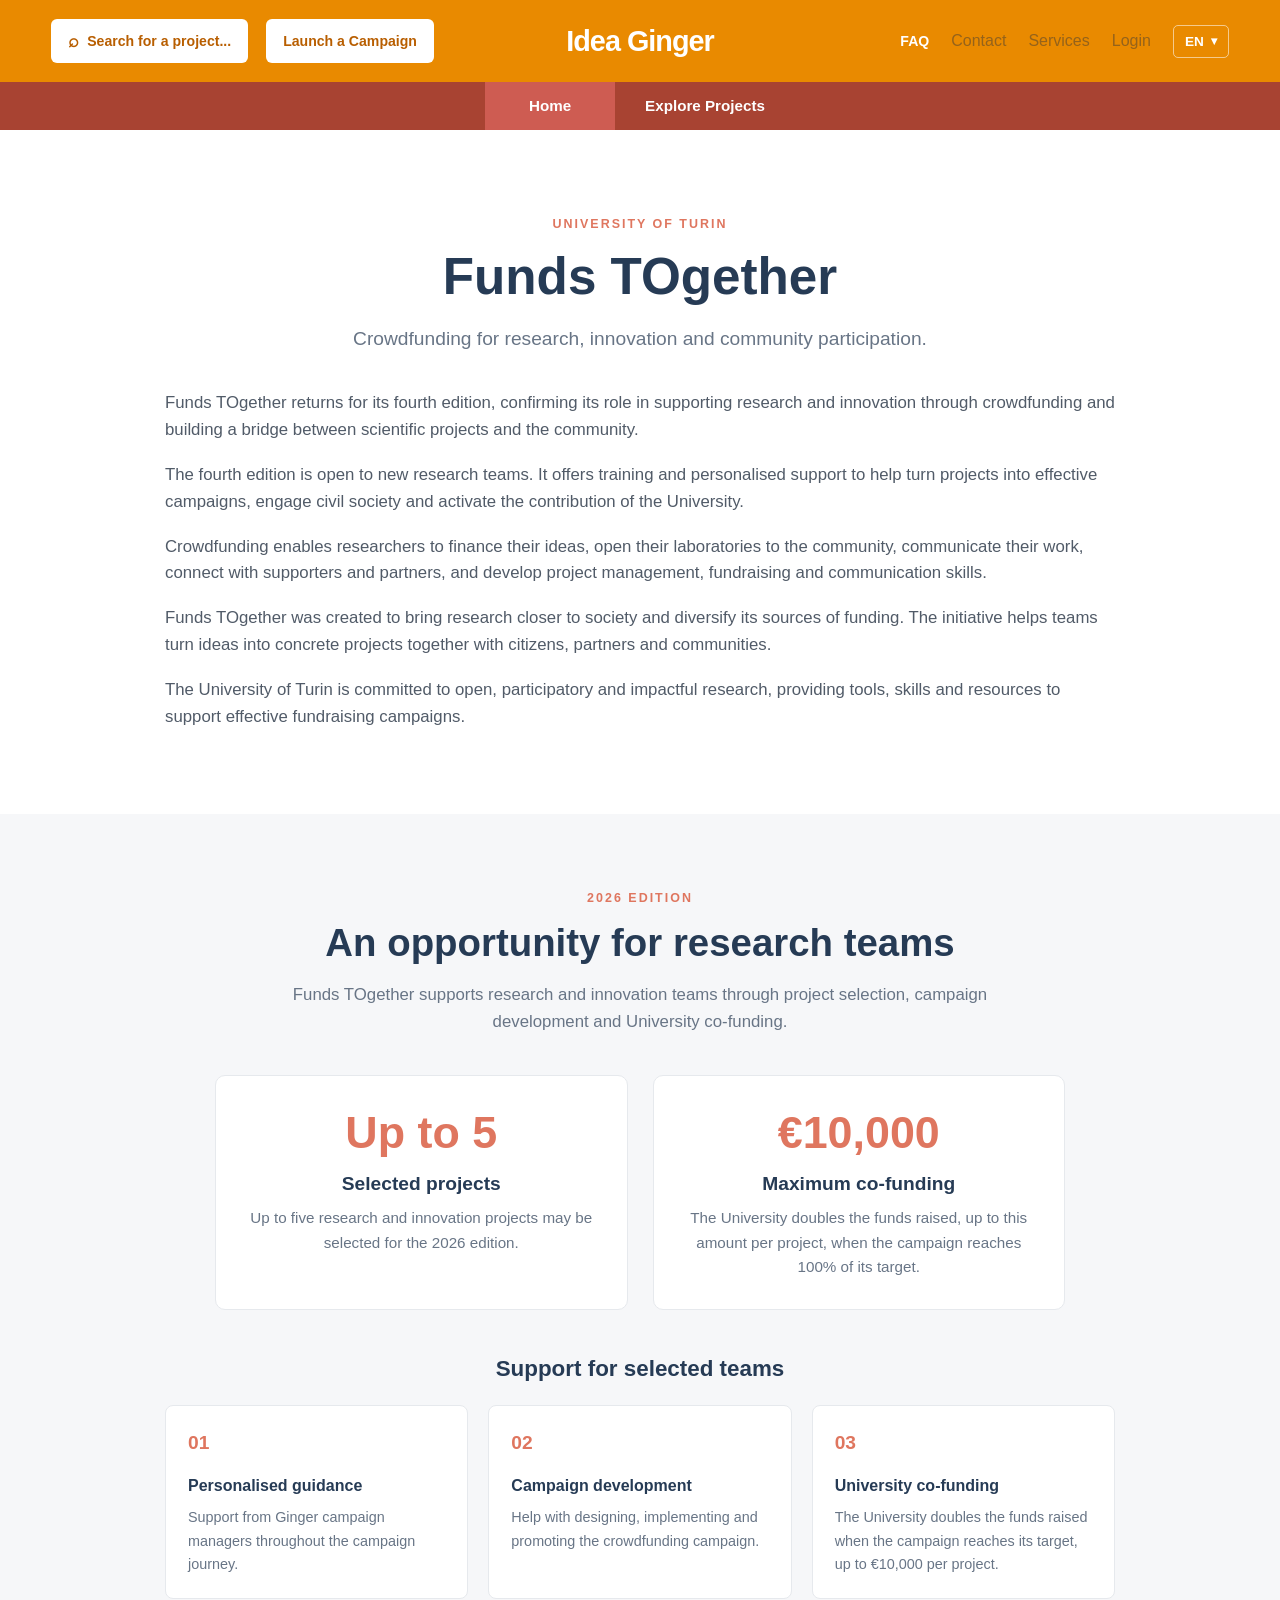
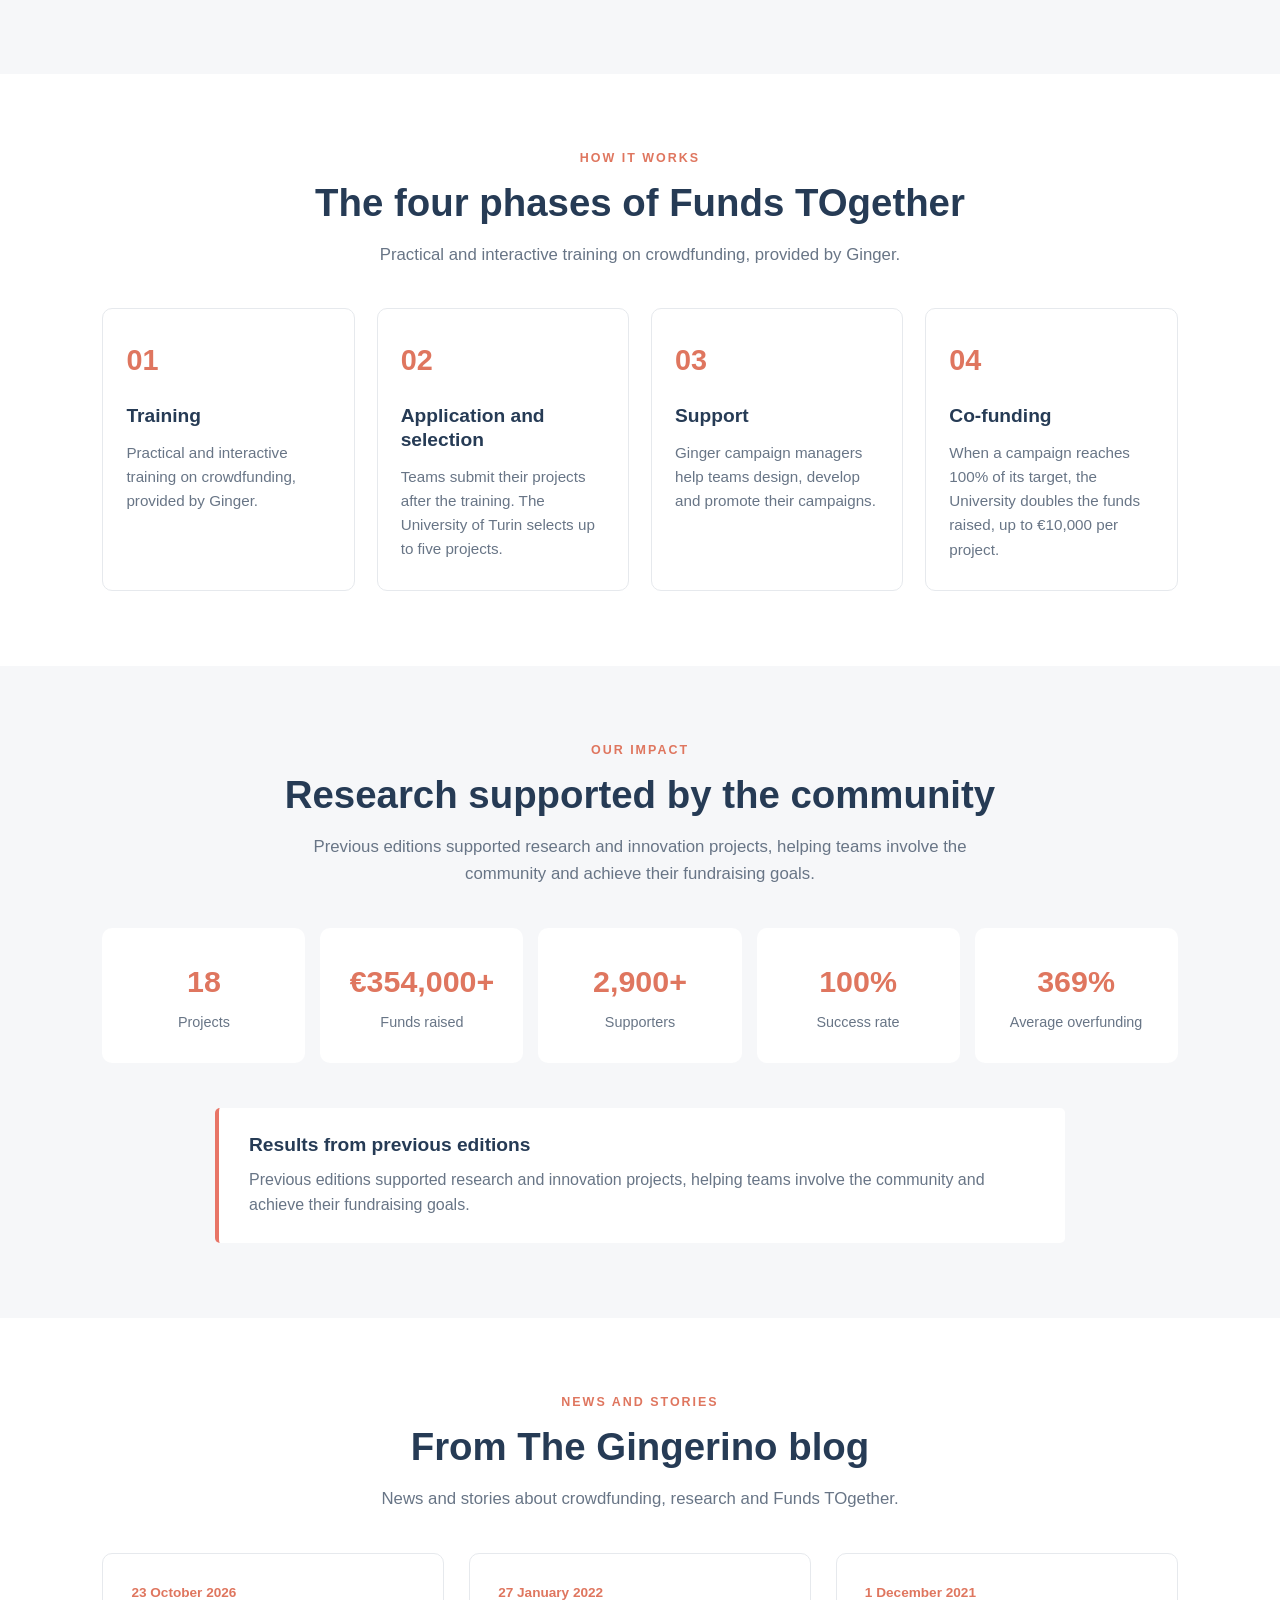
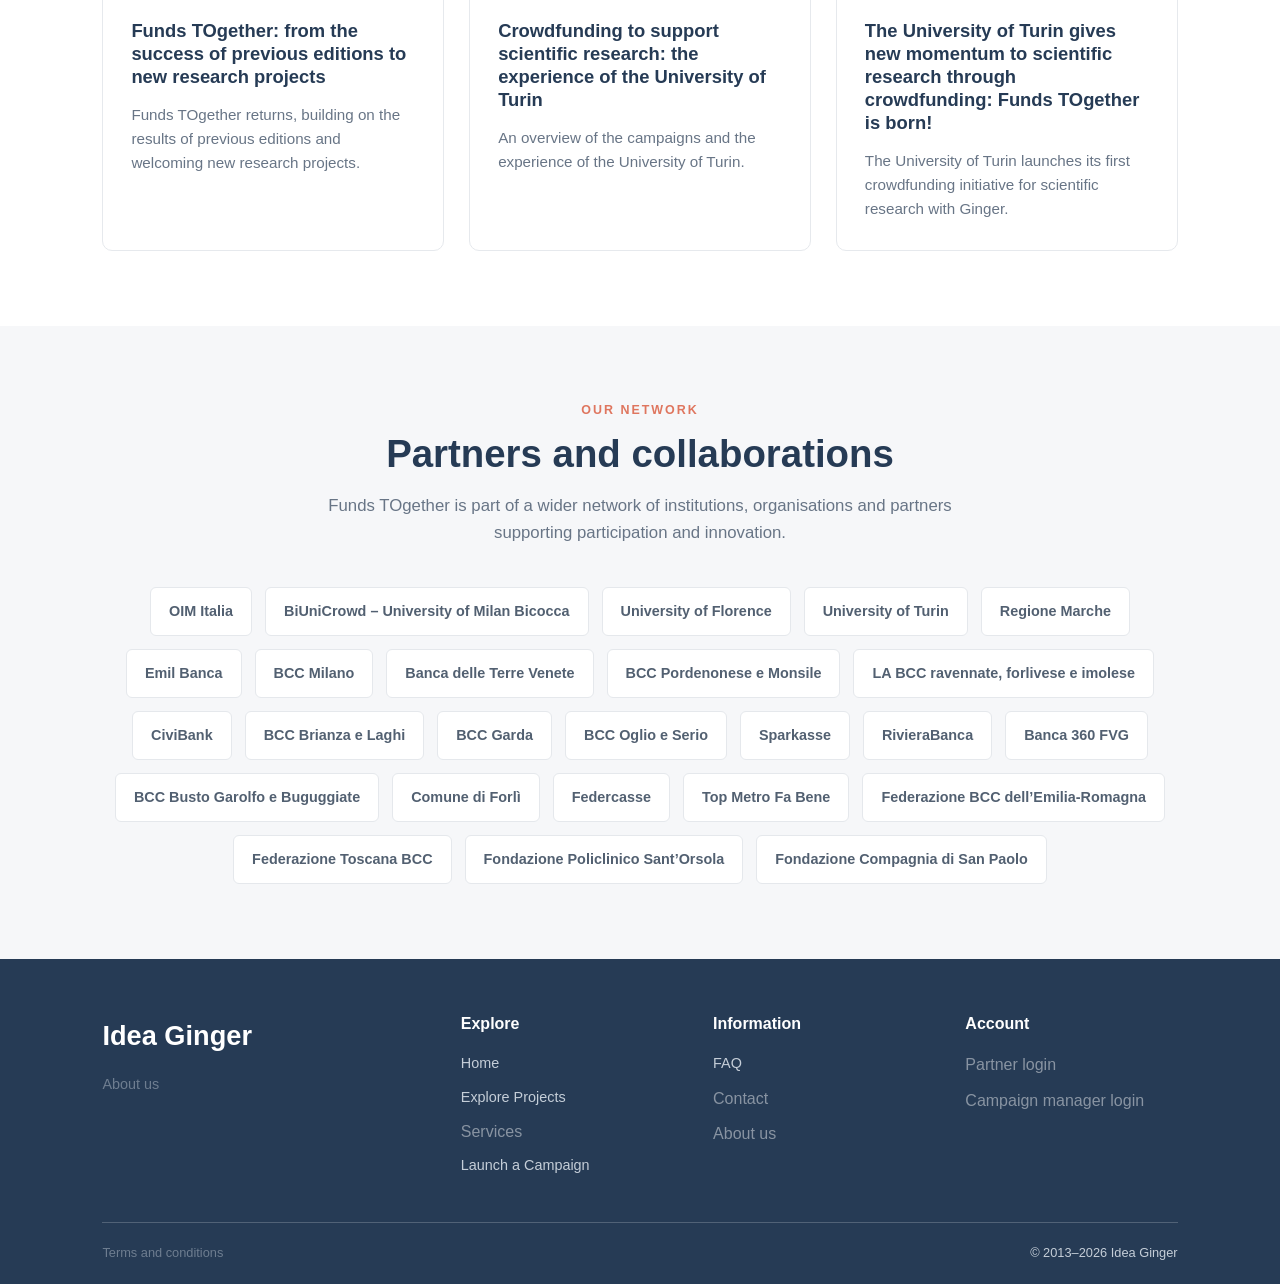
<file: index.html>
<!DOCTYPE html>
<html lang="en">

<head>
    <meta charset="UTF-8">
    <meta name="viewport" content="width=device-width, initial-scale=1.0">
    <meta name="description" content="Funds TOgether - University of Turin research crowdfunding programme">

    <title>Funds TOgether | Idea Ginger</title>

    <link rel="stylesheet" href="css/style.css">
</head>

<body>

    <!-- STICKY HEADER -->
    <header class="site-header">

        <div class="main-header">

            <!-- Left: project search and campaign action -->
            <div class="header-left">

                <a href="pages/explore.html" class="search-projects search-link">
                    <span class="search-icon" aria-hidden="true">⌕</span>
                    <span class="search-label" data-i18n="nav.searchPlaceholder">
                        Search for a project...
                    </span>
                </a>

                <a href="pages/launch.html" class="campaign-button" data-i18n="nav.launch">
                    Launch a Campaign
                </a>

            </div>

            <!-- Center: brand -->
            <a href="index.html" class="brand">
                Idea Ginger
            </a>

            <!-- Right: secondary navigation -->
            <nav class="utility-nav" aria-label="Utility navigation">

                <a href="pages/faq.html" data-i18n="nav.faq">FAQ</a>

                <span class="link-inactive" data-i18n="nav.contact">
                    Contact
                </span>

                <span class="link-inactive" data-i18n="nav.services">
                    Services
                </span>

                <span class="link-inactive" data-i18n="nav.login">
                    Login
                </span>

                <div class="language-selector">

                    <button
                        class="language-button"
                        type="button"
                        aria-label="EN"
                        aria-expanded="false"
                    >
                        <span id="current-language">EN</span>
                        <span class="language-arrow" aria-hidden="true">▾</span>
                    </button>

                    <div class="language-dropdown">

                        <button type="button" data-language="en">
                            🇬🇧 English
                        </button>

                        <button type="button" data-language="it">
                            🇮🇹 Italiano
                        </button>

                    </div>

                </div>

            </nav>

        </div>

        <!-- Main section navigation -->
        <div class="section-bar">

            <nav aria-label="Main sections">

                <a href="index.html" class="active" aria-current="page" data-i18n="nav.home">
                    Home
                </a>

                <a href="pages/explore.html" data-i18n="nav.explore">
                    Explore Projects
                </a>

            </nav>

        </div>

    </header>

    <main id="main-content">

        <!-- UNIVERSITY OF TURIN / FUNDS TOGETHER -->
        <section class="intro-section content-section">

            <div class="section-heading">

                <p class="eyebrow" data-i18n="home.university">
                    UNIVERSITY OF TURIN
                </p>

                <h1>Funds TOgether</h1>

                <p class="lead" data-i18n="home.subtitle">
                    Crowdfunding for research, innovation and community participation.
                </p>

            </div>

            <div class="intro-text">

                <p data-i18n="home.intro1">
                    Funds TOgether returns for its fourth edition, confirming its
                    role in supporting research and innovation through crowdfunding
                    and creating a bridge between scientific projects and the community.
                </p>

                <p data-i18n="home.intro2">
                    The new edition opens its doors to research teams, offering
                    training and personalised support to transform projects into
                    effective crowdfunding campaigns, engage civil society and
                    activate the contribution of the university community.
                </p>

                <p data-i18n="home.intro3">
                    Crowdfunding gives researchers the opportunity to finance their
                    ideas, open their laboratories to the community, communicate
                    their work and build relationships with supporters and partners.
                    It also helps teams develop skills in project management,
                    fundraising and communication.
                </p>

                <p data-i18n="home.intro4">
                    Funds TOgether was created to bring research closer to society
                    and diversify its sources of funding. The initiative helps
                    research teams turn ideas into concrete projects together with
                    citizens, partners and local communities.
                </p>

                <p data-i18n="home.intro5">
                    The University of Turin believes in open, participatory and
                    impactful research. Through Funds TOgether, it provides tools,
                    skills and resources to help research teams create effective
                    fundraising campaigns.
                </p>

            </div>

        </section>

        <!-- 2026 EDITION -->
        <section class="edition-section content-section">

            <div class="section-heading">

                <p class="eyebrow" data-i18n="home.edition">
                    2026 PROGRAMME
                </p>

                <h2 data-i18n="home.editionTitle">
                    An opportunity for research teams
                </h2>

                <p class="section-intro" data-i18n="home.editionIntro">
                    Funds TOgether supports research and innovation teams
                    through project selection, campaign development
                    and university co-funding.
                </p>

            </div>

            <div class="edition-highlights">

                <div class="edition-highlight">

                    <span class="highlight-number" data-i18n="home.upTo">
                        Up to 5
                    </span>

                    <h3 data-i18n="home.selectedProjects">
                        Projects selected
                    </h3>

                    <p data-i18n="home.selectedDescription">
                        Research and innovation projects can be selected
                        for the 2026 programme.
                    </p>

                </div>

                <div class="edition-highlight">

                    <span class="highlight-number">€10,000</span>

                    <h3 data-i18n="home.maxFundingTitle">
                        Maximum co-funding
                    </h3>

                    <p data-i18n="home.maxFundingDescription">
                        The University doubles the funds raised,
                        up to this amount per project, when its campaign
                        reaches 100% of its fundraising goal.
                    </p>

                </div>

            </div>

            <div class="edition-support">

                <h3 data-i18n="home.teamSupport">
                    What selected teams receive
                </h3>

                <div class="support-points">

                    <div class="support-point">

                        <span class="support-icon">01</span>

                        <div>
                            <h4 data-i18n="home.support1Title">
                                Personalised guidance
                            </h4>

                            <p data-i18n="home.support1Text">
                                Support from Ginger campaign managers
                                throughout the campaign.
                            </p>
                        </div>

                    </div>

                    <div class="support-point">

                        <span class="support-icon">02</span>

                        <div>
                            <h4 data-i18n="home.support2Title">
                                Campaign development
                            </h4>

                            <p data-i18n="home.support2Text">
                                Help designing, implementing and promoting
                                the crowdfunding campaign.
                            </p>
                        </div>

                    </div>

                    <div class="support-point">

                        <span class="support-icon">03</span>

                        <div>
                            <h4 data-i18n="home.support3Title">
                                University co-funding
                            </h4>

                            <p data-i18n="home.support3Text">
                                The University doubles the funds raised
                                when the campaign reaches its target,
                                up to €10,000 per project.
                            </p>
                        </div>

                    </div>

                </div>

            </div>

        </section>

        <!-- FOUR PHASES -->
        <section class="phases-section content-section">

            <div class="section-heading">

                <p class="eyebrow" data-i18n="home.phasesEyebrow">
                    HOW THE PROGRAMME WORKS
                </p>

                <h2 data-i18n="home.phasesTitle">
                    Four phases, one shared goal
                </h2>

                <p class="section-intro" data-i18n="home.phase1Text">
                    From the first training session to the final co-funding,
                    Funds TOgether supports research teams throughout the process.
                </p>

            </div>

            <div class="phases-grid">

                <article class="phase-card">

                    <span class="phase-number">01</span>

                    <h3 data-i18n="home.phase1Title">Training</h3>

                    <p data-i18n="home.phase1Text">
                        Research teams take part in practical and interactive
                        training sessions on Ginger crowdfunding.
                    </p>

                </article>

                <article class="phase-card">

                    <span class="phase-number">02</span>

                    <h3 data-i18n="home.phase2Title">
                        Application and selection
                    </h3>

                    <p data-i18n="home.phase2Text">
                        After the training, teams can submit their projects.
                        The University of Turin selects the five best proposals.
                    </p>

                </article>

                <article class="phase-card">

                    <span class="phase-number">03</span>

                    <h3 data-i18n="home.phase3Title">Support</h3>

                    <p data-i18n="home.phase3Text">
                        Ginger campaign managers help selected teams design,
                        implement and promote their crowdfunding campaigns.
                    </p>

                </article>

                <article class="phase-card">

                    <span class="phase-number">04</span>

                    <h3 data-i18n="home.phase4Title">Co-funding</h3>

                    <p data-i18n="home.phase4Text">
                        When a campaign reaches 100% of its goal, the University
                        doubles the funds raised, up to €10,000 per project.
                    </p>

                </article>

            </div>

        </section>

        <!-- RESULTS -->
        <section class="results-section content-section">

            <div class="section-heading">

                <p class="eyebrow" data-i18n="home.resultsEyebrow">
                    OUR IMPACT
                </p>

                <h2 data-i18n="home.resultsTitle">
                    Research supported by the community
                </h2>

                <p class="section-intro" data-i18n="home.previousText">
                    Funds TOgether has helped research and innovation projects
                    connect with people and turn ideas into action.
                </p>

            </div>

            <div class="stats-grid">

                <div class="stat-card">
                    <span class="stat-number">18</span>
                    <span class="stat-label" data-i18n="home.statProjects">
                        Projects
                    </span>
                </div>

                <div class="stat-card">
                    <span class="stat-number">€354,000+</span>
                    <span class="stat-label" data-i18n="home.statRaised">
                        Funds raised
                    </span>
                </div>

                <div class="stat-card">
                    <span class="stat-number">2,900+</span>
                    <span class="stat-label" data-i18n="home.statSupporters">
                        Donors
                    </span>
                </div>

                <div class="stat-card">
                    <span class="stat-number">100%</span>
                    <span class="stat-label" data-i18n="home.statSuccess">
                        Success rate
                    </span>
                </div>

                <div class="stat-card">
                    <span class="stat-number">369%</span>
                    <span class="stat-label" data-i18n="home.statOverfunding">
                        Average overfunding
                    </span>
                </div>

            </div>

            <div class="previous-results">

                <h3 data-i18n="home.previousEditions">
                    Previous editions
                </h3>

                <p data-i18n="home.previousText">
                    Across previous editions, 13 research and innovation projects
                    were selected. All achieved or exceeded their fundraising
                    targets, collecting more than €312,000 in total, with an
                    average overfunding of 369% and the support of more than
                    2,400 people.
                </p>

            </div>

        </section>

        <!-- GINGERINO NEWS -->
        <section class="news-section content-section">

            <div class="section-heading">

                <p class="eyebrow" data-i18n="home.newsEyebrow">
                    NEWS AND STORIES
                </p>

                <h2 data-i18n="home.newsTitle">
                    From The Gingerino
                </h2>

                <p class="section-intro">
                    News and stories about crowdfunding, research and Funds TOgether.
                </p>

            </div>

            <div class="news-grid">

                <article class="news-card">

                    <div class="news-date">23 October 2026</div>

                    <h3 data-i18n="home.news1Title">
                        Funds TOgether: from the success of previous editions
                        to new research projects
                    </h3>

                    <p data-i18n="home.news1Text">
                        Funds TOgether returns with a new edition, building on
                        the results of previous campaigns and supporting five
                        new research projects.
                    </p>

                </article>

                <article class="news-card">

                    <div class="news-date">27 January 2022</div>

                    <h3 data-i18n="home.news2Title">
                        Crowdfunding to support scientific research:
                        the University of Turin experience
                    </h3>

                    <p data-i18n="home.news2Text">
                        An overview of the crowdfunding campaigns promoted by
                        the University of Turin and the results achieved.
                    </p>

                </article>

                <article class="news-card">

                    <div class="news-date">1 December 2021</div>

                    <h3 data-i18n="home.news3Title">
                        The University of Turin gives new momentum to scientific
                        research through crowdfunding
                    </h3>

                    <p data-i18n="home.news3Text">
                        The University of Turin launches Funds TOgether,
                        its first crowdfunding initiative for scientific research
                        in collaboration with Ginger.
                    </p>

                </article>

            </div>

        </section>

        <!-- PARTNERS -->
        <section class="partners-section content-section">

            <div class="section-heading">

                <p class="eyebrow" data-i18n="home.partnersEyebrow">
                    OUR NETWORK
                </p>

                <h2 data-i18n="home.partnersTitle">
                    Partners and collaborations
                </h2>

                <p class="section-intro">
                    Funds TOgether is part of a wider network of institutions,
                    organisations and partners supporting participation and innovation.
                </p>

            </div>

            <div class="partners-list">

                <span>OIM Italia</span>
                <span>BiUniCrowd – University of Milan Bicocca</span>
                <span>University of Florence</span>
                <span>University of Turin</span>
                <span>Regione Marche</span>
                <span>Emil Banca</span>
                <span>BCC Milano</span>
                <span>Banca delle Terre Venete</span>
                <span>BCC Pordenonese e Monsile</span>
                <span>LA BCC ravennate, forlivese e imolese</span>
                <span>CiviBank</span>
                <span>BCC Brianza e Laghi</span>
                <span>BCC Garda</span>
                <span>BCC Oglio e Serio</span>
                <span>Sparkasse</span>
                <span>RivieraBanca</span>
                <span>Banca 360 FVG</span>
                <span>BCC Busto Garolfo e Buguggiate</span>
                <span>Comune di Forlì</span>
                <span>Federcasse</span>
                <span>Top Metro Fa Bene</span>
                <span>Federazione BCC dell’Emilia-Romagna</span>
                <span>Federazione Toscana BCC</span>
                <span>Fondazione Policlinico Sant’Orsola</span>
                <span>Fondazione Compagnia di San Paolo</span>

            </div>

        </section>

    </main>

    <!-- FOOTER -->
    <footer class="site-footer" id="footer">

        <div class="footer-content">

            <div class="footer-brand">

                <a href="index.html" class="footer-logo">
                    Idea Ginger
                </a>

                <p>
                    <span class="link-inactive" data-i18n="footer.about">
                        Crowdfunding for ideas, research and social innovation.
                    </span>
                </p>

            </div>

            <div class="footer-column" id="services">

                <h3 data-i18n="footer.explore">Explore</h3>

                <a href="index.html" data-i18n="nav.home">
                    Home
                </a>

                <a href="pages/explore.html" data-i18n="nav.explore">
                    Explore Projects
                </a>

                <span class="link-inactive" data-i18n="nav.services">
                    Services
                </span>

                <a href="pages/launch.html" data-i18n="nav.launch">
                    Launch a campaign
                </a>

            </div>

            <div class="footer-column" id="faq">

                <h3 data-i18n="footer.information">
                    Information
                </h3>

                <a href="pages/faq.html" data-i18n="nav.faq">
                    FAQ
                </a>

                <span class="link-inactive" data-i18n="nav.contact">
                    Contacts
                </span>

                <span class="link-inactive" data-i18n="footer.about">
                    About us
                </span>

            </div>

            <div class="footer-column" id="contact">

                <h3>Account</h3>

                <span class="link-inactive">
                    Partner login
                </span>

                <span class="link-inactive">
                    Campaign manager login
                </span>

            </div>

        </div>

        <div class="footer-bottom">

            <p>
                <span class="link-inactive" data-i18n="footer.terms">
                    Terms and conditions · Privacy · Cookies
                </span>
            </p>

            <p>
                © 2013–2026 Idea Ginger
            </p>

        </div>

    </footer>

    <script src="js/language.js"></script>

</body>
</html>
</file>
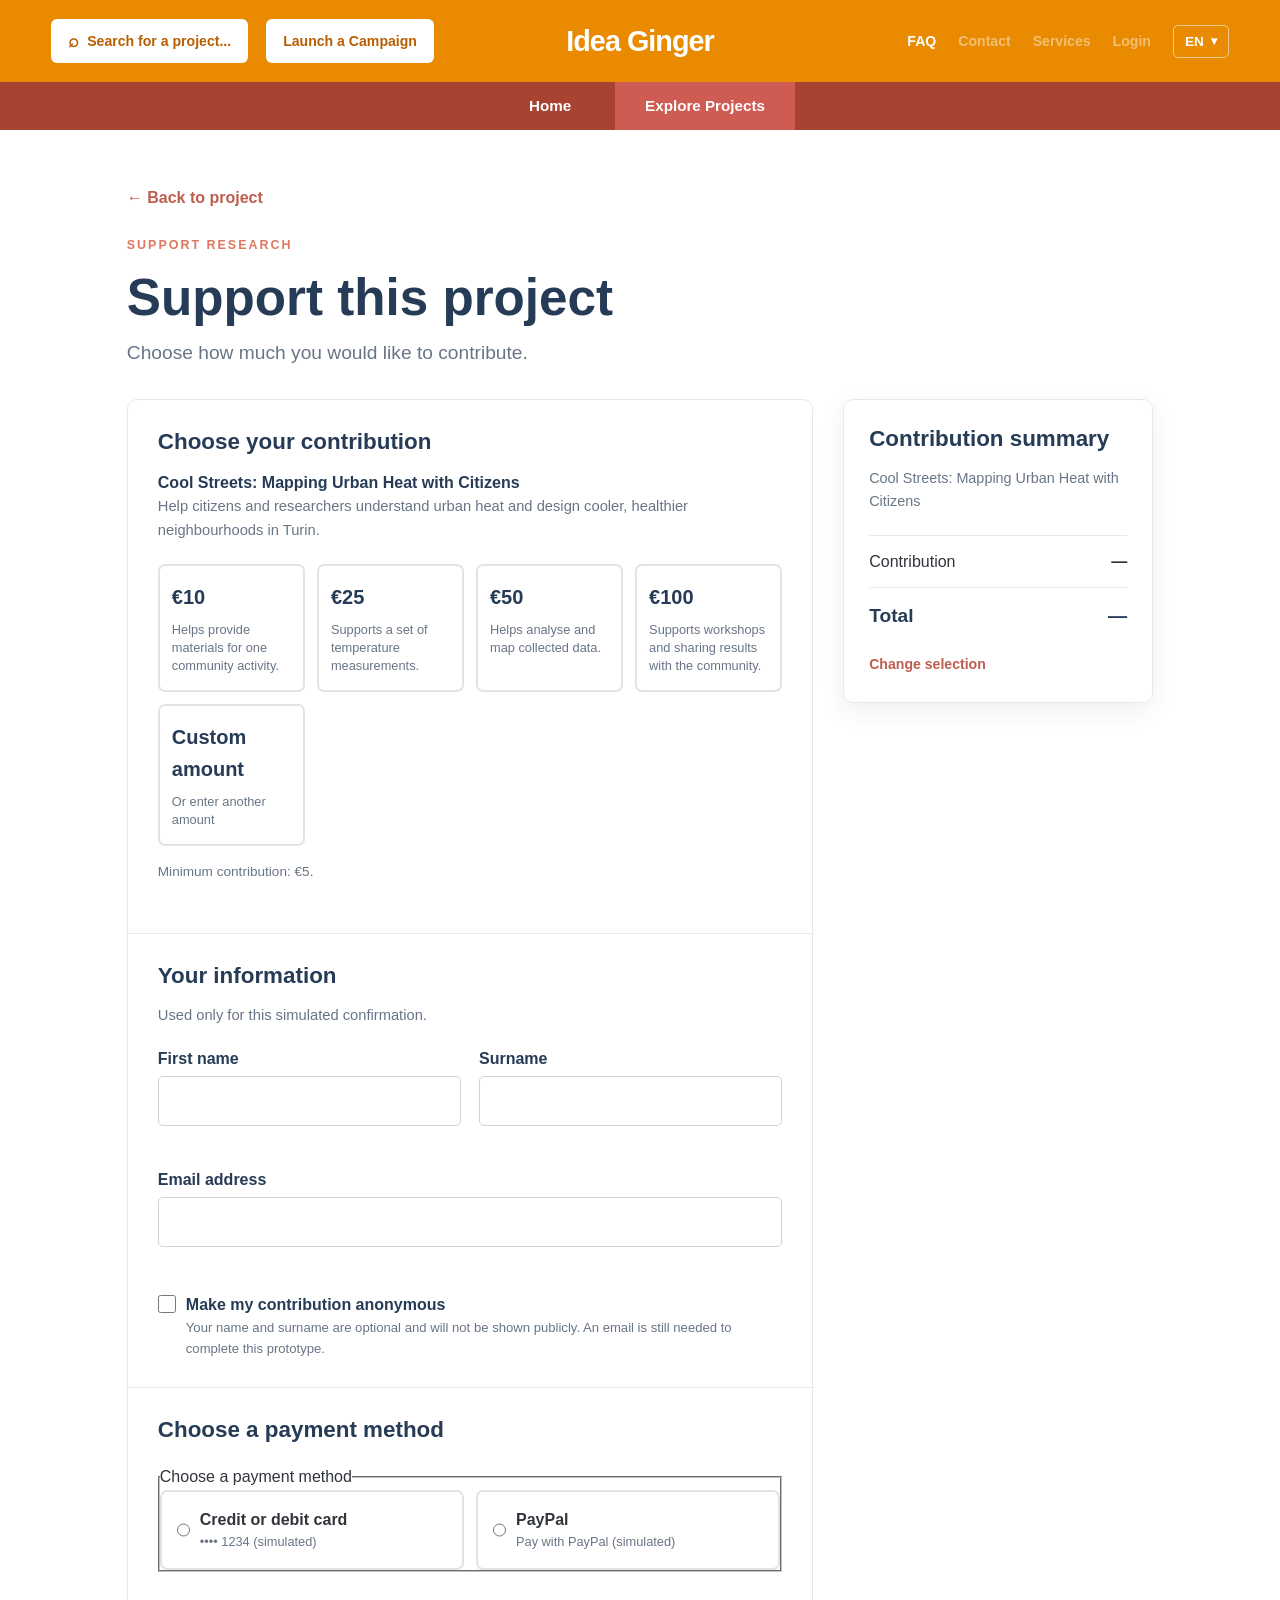
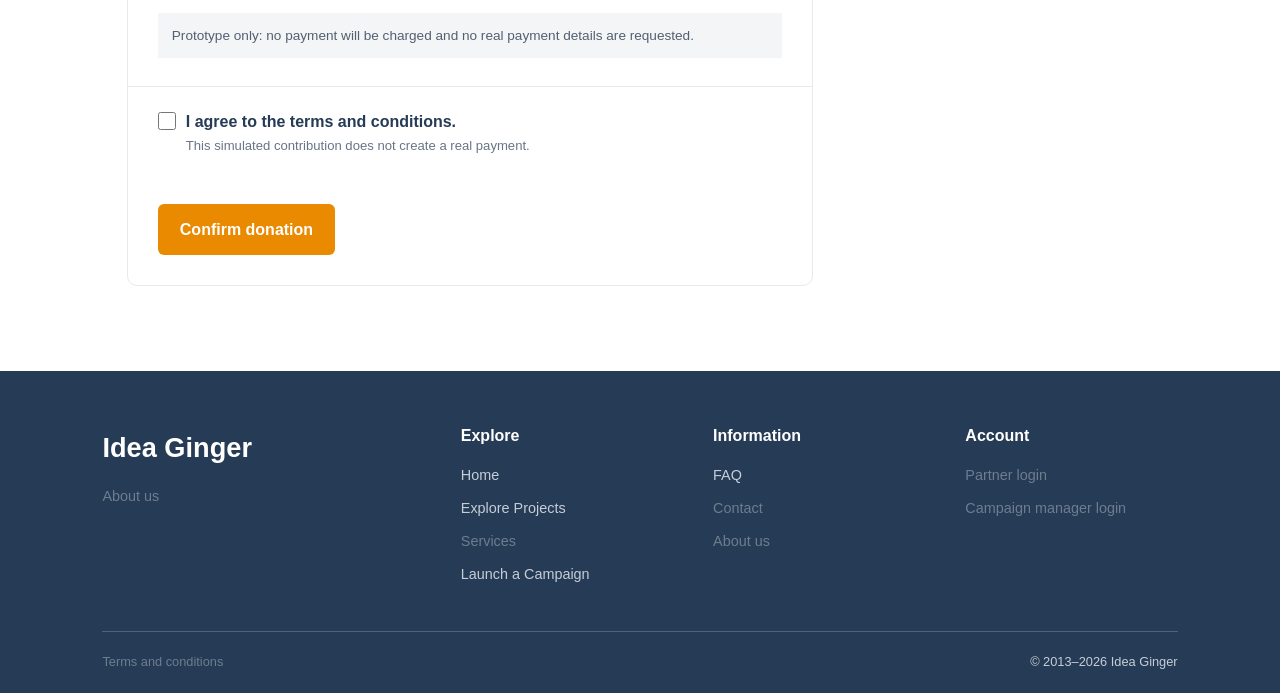
<file: pages/checkout.html>
<!DOCTYPE html>
<html lang="en">
<head>
    <meta charset="UTF-8">
    <meta name="viewport" content="width=device-width, initial-scale=1.0">
    <meta name="description" content="Support a University of Turin research project.">
    <title data-i18n="support.title">Support this project | Idea Ginger</title>
    <link rel="stylesheet" href="../css/style.css">
    <link rel="stylesheet" href="../css/checkout.css">
</head>
<body class="checkout-page">
    <header class="site-header">
        <div class="main-header">
            <div class="header-left">
                <a href="explore.html" class="search-projects search-link"
                    data-i18n-aria-label="nav.searchAriaLabel"
                    aria-label="Search for a project">
                    <span class="search-icon" aria-hidden="true">⌕</span>
                    <span class="search-label" data-i18n="nav.searchPlaceholder">Search for a project...</span>
                </a>
                <a href="launch.html" class="campaign-button" data-i18n="nav.launch">Launch a Campaign</a>
            </div>
            <a href="../index.html" class="brand">Idea Ginger</a>
            <nav class="utility-nav" aria-label="Utility navigation">
                <a href="faq.html" data-i18n="nav.faq">FAQ</a>
                <a href="../index.html#contact" class="link-inactive" aria-disabled="true" tabindex="-1" data-i18n="nav.contact">Contact</a>
                <a href="../index.html#services" class="link-inactive" aria-disabled="true" tabindex="-1" data-i18n="nav.services">Services</a>
                <a href="../index.html#login" class="link-inactive" aria-disabled="true" tabindex="-1" data-i18n="nav.login">Login</a>
                <div class="language-selector">
                    <button class="language-button" type="button" aria-label="Change language" aria-expanded="false">
                        <span id="current-language">EN</span><span class="language-arrow" aria-hidden="true">▾</span>
                    </button>
                    <div class="language-dropdown">
                        <button type="button" data-language="en">🇬🇧 English</button>
                        <button type="button" data-language="it">🇮🇹 Italiano</button>
                    </div>
                </div>
            </nav>
        </div>
        <div class="section-bar">
            <nav aria-label="Main sections">
                <a href="../index.html" data-i18n="nav.home">Home</a>
                <a href="explore.html" class="active" aria-current="page" data-i18n="nav.explore">Explore Projects</a>
            </nav>
        </div>
    </header>

    <main class="checkout-main">
        <div class="checkout-intro">
            <a href="project.html#donation" class="back-link">← <span data-i18n="support.back">Back to project</span></a>
            <p class="eyebrow" data-i18n="support.eyebrow">SUPPORT RESEARCH</p>
            <h1 data-i18n="support.title">Support this project</h1>
            <p class="lead" data-i18n="support.subtitle">Choose how much you would like to contribute.</p>
        </div>

        <div class="support-layout">
            <form class="support-form" id="supportForm" novalidate>
                <section class="checkout-section" aria-labelledby="amount-heading">
                    <h2 id="amount-heading" data-i18n="support.amount">Choose your contribution</h2>
                    <p class="project-summary-title" data-i18n="support.projectSummary">Cool Streets: Mapping Urban Heat with Citizens</p>
                    <p class="project-summary-text" data-i18n="support.projectDescription">Help citizens and researchers understand urban heat and design cooler, healthier neighbourhoods in Turin.</p>
                    <div class="amount-options" role="group" aria-labelledby="amount-heading">
                        <button type="button" class="amount-choice" data-amount="10"><strong>€10</strong><small data-i18n="support.amount10">Helps provide materials for one community activity.</small></button>
                        <button type="button" class="amount-choice" data-amount="25"><strong>€25</strong><small data-i18n="support.amount25">Supports a set of temperature measurements.</small></button>
                        <button type="button" class="amount-choice" data-amount="50"><strong>€50</strong><small data-i18n="support.amount50">Helps analyse and map collected data.</small></button>
                        <button type="button" class="amount-choice" data-amount="100"><strong>€100</strong><small data-i18n="support.amount100">Supports workshops and sharing results with the community.</small></button>
                        <button type="button" class="amount-choice custom-choice" data-amount="custom"><strong data-i18n="support.customLabel">Custom amount</strong><small data-i18n="support.customAmount">Or enter another amount</small></button>
                    </div>
                    <div class="custom-amount-field is-hidden" id="customAmountWrapper">
                        <label for="customAmount" data-i18n="support.customLabel">Custom amount</label>
                        <div class="currency-input">
                            <span aria-hidden="true">€</span>
                            <input id="customAmount" type="number" min="5" step="0.01" inputmode="decimal" data-i18n-placeholder="support.customPlaceholder" placeholder="Enter an amount">
                        </div>
                        <p class="field-error" id="customAmountError" role="alert"></p>
                    </div>
                    <p class="minimum-note" data-i18n="support.minimum">Minimum contribution: €5.</p>
                    <p class="field-error" id="amountError" role="alert"></p>
                </section>

                <section class="checkout-section" aria-labelledby="personal-heading">
                    <h2 id="personal-heading" data-i18n="support.personalInfo">Your information</h2>
                    <p class="section-help" data-i18n="support.emailHelp">Used only for this simulated confirmation.</p>
                    <div class="form-grid">
                        <div class="form-field">
                            <label for="firstName" data-i18n="support.firstName">First name</label>
                            <input id="firstName" type="text" autocomplete="given-name">
                            <p class="field-error" id="firstNameError" role="alert"></p>
                        </div>
                        <div class="form-field">
                            <label for="lastName" data-i18n="support.lastName">Surname</label>
                            <input id="lastName" type="text" autocomplete="family-name">
                            <p class="field-error" id="lastNameError" role="alert"></p>
                        </div>
                        <div class="form-field full-field">
                            <label for="email" data-i18n="support.email">Email address</label>
                            <input id="email" type="email" autocomplete="email">
                            <p class="field-error" id="emailError" role="alert"></p>
                        </div>
                    </div>
                    <div class="checkbox-row">
                        <input id="anonymous" type="checkbox">
                        <label for="anonymous">
                            <strong data-i18n="support.anonymous">Make my contribution anonymous</strong>
                            <small data-i18n="support.anonymousHelp">Your name and surname are optional and will not be shown publicly. An email is still needed to complete this prototype.</small>
                        </label>
                    </div>
                </section>

                <section class="checkout-section" aria-labelledby="payment-heading">
                    <h2 id="payment-heading" data-i18n="support.payment">Choose a payment method</h2>
                    <fieldset class="payment-options">
                        <legend class="visually-hidden">Choose a payment method</legend>

                        <label class="payment-choice" for="payment-card">
                            <input
                                id="payment-card"
                                type="radio"
                                name="payment"
                                value="card"
                                aria-labelledby="payment-card-label payment-card-info">
                            <span>
                                <strong id="payment-card-label" data-i18n="support.card">Credit or debit card</strong>
                                <small id="payment-card-info" data-i18n="support.cardInfo">•••• 1234 (simulated)</small>
                            </span>
                        </label>

                        <label class="payment-choice" for="payment-paypal">
                            <input
                                id="payment-paypal"
                                type="radio"
                                name="payment"
                                value="paypal"
                                aria-labelledby="payment-paypal-label payment-paypal-info">
                            <span>
                                <strong id="payment-paypal-label" data-i18n="support.paypal">PayPal</strong>
                                <small id="payment-paypal-info" data-i18n="support.paypalInfo">Pay with PayPal (simulated)</small>
                            </span>
                        </label>
                    </fieldset>
                    <p class="field-error" id="paymentError" role="alert"></p>
                    <p class="prototype-notice" data-i18n="support.prototypeNotice">Prototype only: no payment will be charged and no real payment details are requested.</p>
                </section>

                <div class="checkbox-row terms-row">
                    <input id="terms" type="checkbox">
                    <label for="terms">
                        <strong data-i18n="support.terms">I agree to the terms and conditions.</strong>
                        <small data-i18n="support.termsHelp">This simulated contribution does not create a real payment.</small>
                    </label>
                </div>
                <p class="field-error" id="termsError" role="alert"></p>
                <button class="primary-button submit-button" type="submit" data-i18n="support.continue">Confirm donation</button>
            </form>

            <aside class="contribution-summary" aria-labelledby="summary-heading">
                <h2 id="summary-heading" data-i18n="support.summary">Contribution summary</h2>
                <p class="summary-project" data-i18n="support.projectSummary">Cool Streets: Mapping Urban Heat with Citizens</p>
                <div class="summary-row">
                    <span data-i18n="support.selectedAmount">Contribution</span>
                    <strong id="summaryAmount">—</strong>
                </div>
                <div class="summary-total">
                    <span data-i18n="support.total">Total</span>
                    <strong id="summaryTotal">—</strong>
                </div>
                <a href="#amount-heading" class="summary-change" data-i18n="support.change">Change selection</a>
            </aside>
        </div>
    </main>

    <footer class="site-footer" id="footer">
        <div class="footer-content">
            <div class="footer-brand">
                <a href="../index.html" class="footer-logo">Idea Ginger</a>
                <p>
                    <a href="#footer" class="link-inactive" aria-disabled="true" tabindex="-1" data-i18n="footer.about">Crowdfunding for ideas, research and social innovation.</a>
                </p>
            </div>
            <div class="footer-column" id="services">
                <h3 data-i18n="footer.explore">Explore</h3>
                <a href="../index.html" data-i18n="nav.home">Home</a>
                <a href="explore.html" data-i18n="nav.explore">Explore Projects</a>
                <a href="../index.html#services" class="link-inactive" aria-disabled="true" tabindex="-1" data-i18n="nav.services">Services</a>
                <a href="launch.html" data-i18n="nav.launch">Launch a campaign</a>
            </div>
            <div class="footer-column" id="faq">
                <h3 data-i18n="footer.information">Information</h3>
                <a href="faq.html" data-i18n="nav.faq">FAQ</a>
                <a href="../index.html#contact" class="link-inactive" aria-disabled="true" tabindex="-1" data-i18n="nav.contact">Contacts</a>
                <a href="#footer" class="link-inactive" aria-disabled="true" tabindex="-1" data-i18n="footer.about">About us</a>
            </div>
            <div class="footer-column" id="contact">
                <h3>Account</h3>
                <a href="../index.html#login" class="link-inactive" aria-disabled="true" tabindex="-1" id="login">Partner login</a>
                <a href="../index.html#login" class="link-inactive" aria-disabled="true" tabindex="-1">Campaign manager login</a>
            </div>
        </div>
        <div class="footer-bottom">
            <p>
                <a href="#footer" class="link-inactive" aria-disabled="true" tabindex="-1" data-i18n="footer.terms">Terms and conditions · Privacy · Cookies</a>
            </p>
            <p>© 2013–2026 Idea Ginger</p>
        </div>
    </footer>

    <script src="../js/language.js"></script>
    <script src="../js/checkout.js"></script>
</body>
</html>
</file>
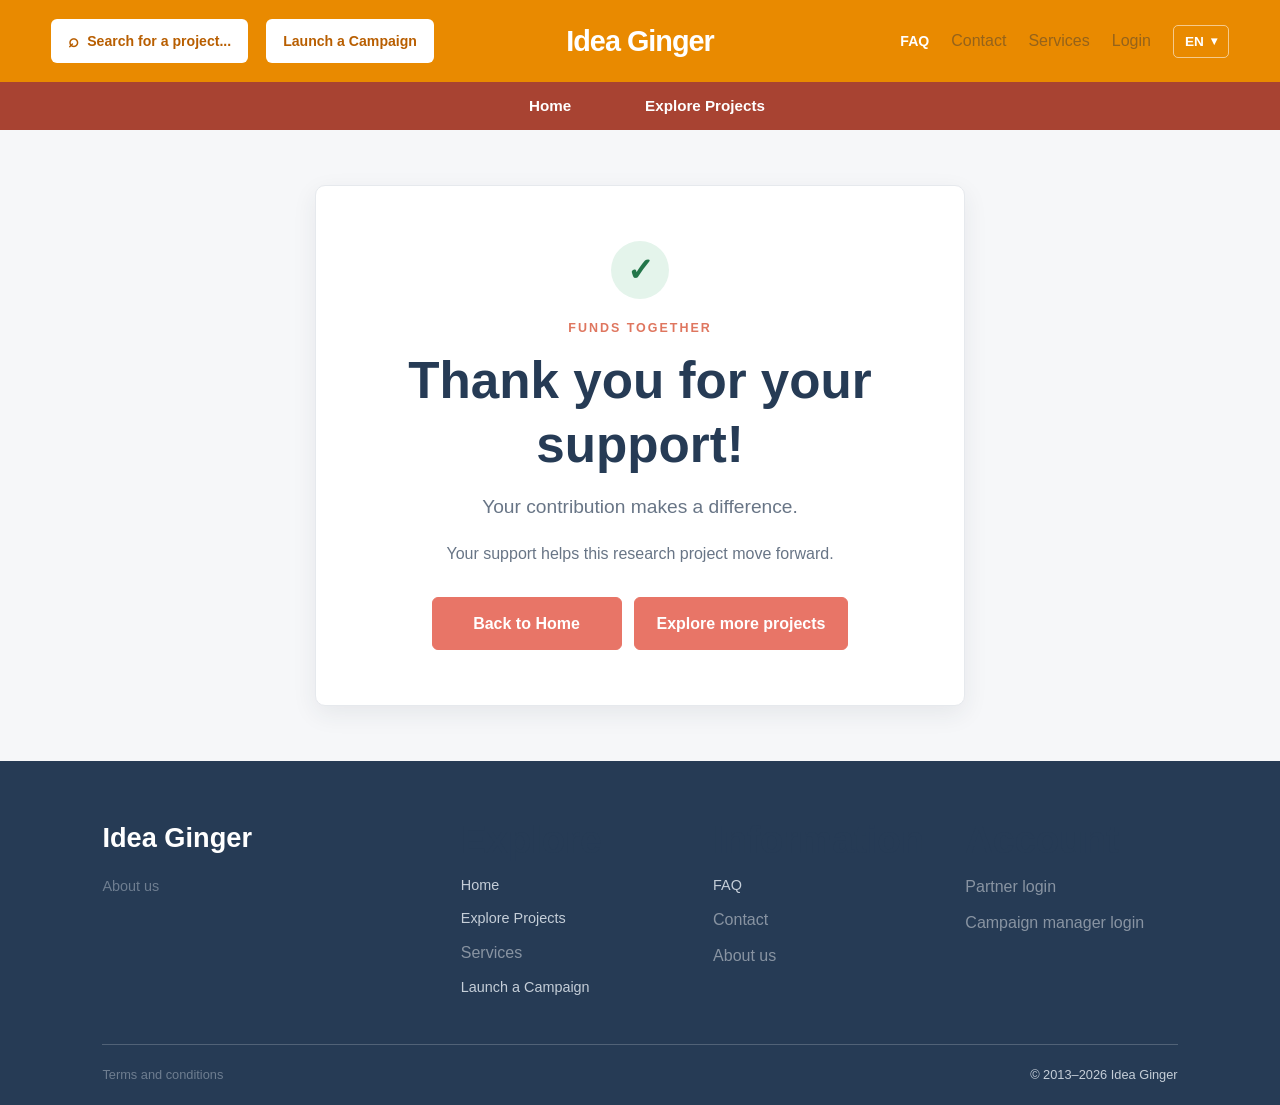
<file: pages/confirmation.html>
<!DOCTYPE html>
<html lang="en">
<head>
    <meta charset="UTF-8">
    <meta name="viewport" content="width=device-width, initial-scale=1.0">
    <title data-i18n="confirmation.title">Thank you for your support | Idea Ginger</title>
    <link rel="stylesheet" href="../css/style.css">
</head>
<body class="confirmation-page">
    <header class="site-header">
        <div class="main-header">
            <div class="header-left">
                <a href="explore.html" class="search-projects search-link" data-i18n-aria-label="nav.searchAriaLabel" aria-label="Search for a project">
                    <span class="search-icon" aria-hidden="true">⌕</span>
                    <span class="search-label" data-i18n="nav.searchPlaceholder">Search for a project...</span>
                </a>
                <a href="launch.html" class="campaign-button" data-i18n="nav.launch">Launch a Campaign</a>
            </div>

            <a href="../index.html" class="brand">Idea Ginger</a>

            <nav class="utility-nav" aria-label="Utility navigation">
                <a href="faq.html" data-i18n="nav.faq">FAQ</a>
                <span class="link-inactive" data-i18n="nav.contact">Contact</span>
                <span class="link-inactive" data-i18n="nav.services">Services</span>
                <span class="link-inactive" data-i18n="nav.login">Login</span>

                <div class="language-selector">
                    <button class="language-button" type="button" aria-expanded="false">
                        <span id="current-language">EN</span>
                        <span class="language-arrow">▾</span>
                    </button>
                    <div class="language-dropdown">
                        <button type="button" data-language="en">🇬🇧 English</button>
                        <button type="button" data-language="it">🇮🇹 Italiano</button>
                    </div>
                </div>
            </nav>
        </div>

        <div class="section-bar">
            <nav aria-label="Main sections">
                <a href="../index.html" data-i18n="nav.home">Home</a>
                <a href="explore.html" data-i18n="nav.explore">Explore Projects</a>
            </nav>
        </div>
    </header>

    <main class="confirmation-main">
        <div class="confirmation-card">
            <span class="confirmation-icon" aria-hidden="true">✓</span>
            <p class="eyebrow">FUNDS TOGETHER</p>
            <h1 data-i18n="confirmation.title">Thank you for your support!</h1>
            <p class="lead" data-i18n="confirmation.subtitle">Your contribution can make a difference.</p>
            <p data-i18n="confirmation.message">Your support helps this research project move forward.</p>
            <p class="confirmation-amount" id="confirmationAmount"></p>

            <div class="confirmation-actions">
                <a class="primary-button" href="../index.html" data-i18n="confirmation.backHome">Back to Home</a>
                <a class="secondary-button" href="explore.html" data-i18n="confirmation.explore">Explore other projects</a>
            </div>
        </div>
    </main>

    <footer class="site-footer" id="footer">
        <div class="footer-content">
            <div class="footer-brand">
                <a href="../index.html" class="footer-logo">Idea Ginger</a>
                <p>
                    <span class="link-inactive" data-i18n="footer.about">Crowdfunding for ideas, research and social innovation.</span>
                </p>
            </div>

            <div class="footer-column" id="services">
                <h2 data-i18n="footer.explore">Explore</h2>
                <a href="../index.html" data-i18n="nav.home">Home</a>
                <a href="explore.html" data-i18n="nav.explore">Explore Projects</a>
                <span class="link-inactive" data-i18n="nav.services">Services</span>
                <a href="launch.html" data-i18n="nav.launch">Launch a campaign</a>
            </div>

            <div class="footer-column" id="faq">
                <h2 data-i18n="footer.information">Information</h2>
                <a href="faq.html" data-i18n="nav.faq">FAQ</a>
                <span class="link-inactive" data-i18n="nav.contact">Contacts</span>
                <span class="link-inactive" data-i18n="footer.about">About us</span>
            </div>

            <div class="footer-column" id="contact">
                <h2>Account</h2>
                <span class="link-inactive" id="login">Partner login</span>
                <span class="link-inactive">Campaign manager login</span>
            </div>
        </div>

        <div class="footer-bottom">
            <p>
                <span class="link-inactive" data-i18n="footer.terms">Terms and conditions · Privacy · Cookies</span>
            </p>
            <p>© 2013–2026 Idea Ginger</p>
        </div>
    </footer>

    <script src="../js/language.js"></script>
    <script>
        const savedContribution = sessionStorage.getItem("supportAmount");
        const amountElement = document.getElementById("confirmationAmount");

        if (savedContribution) {
            amountElement.textContent = `${getTranslation("support.total", document.documentElement.lang)}: €${savedContribution}`;
        }

        document.addEventListener("languagechange", event => {
            if (savedContribution) {
                amountElement.textContent = `${getTranslation("support.total", event.detail.language)}: €${savedContribution}`;
            }
        });
    </script>
</body>
</html>
</file>
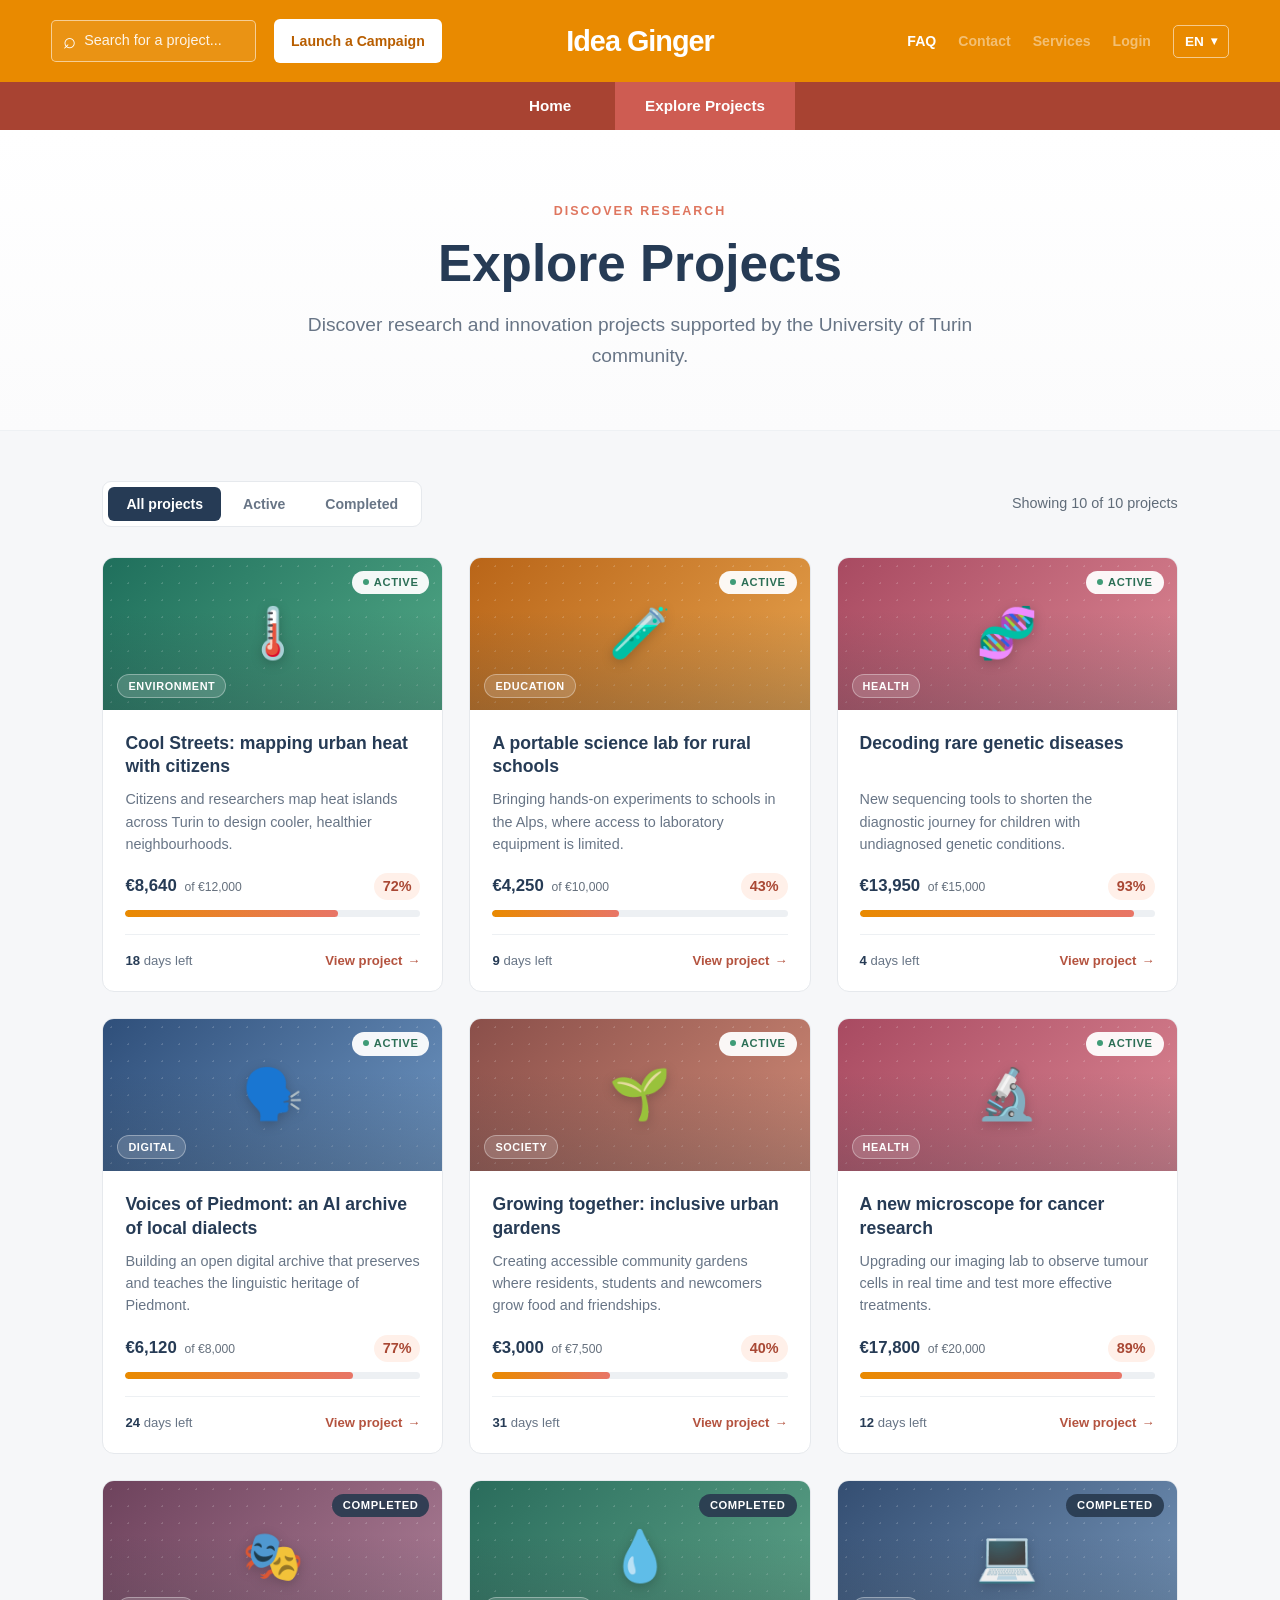
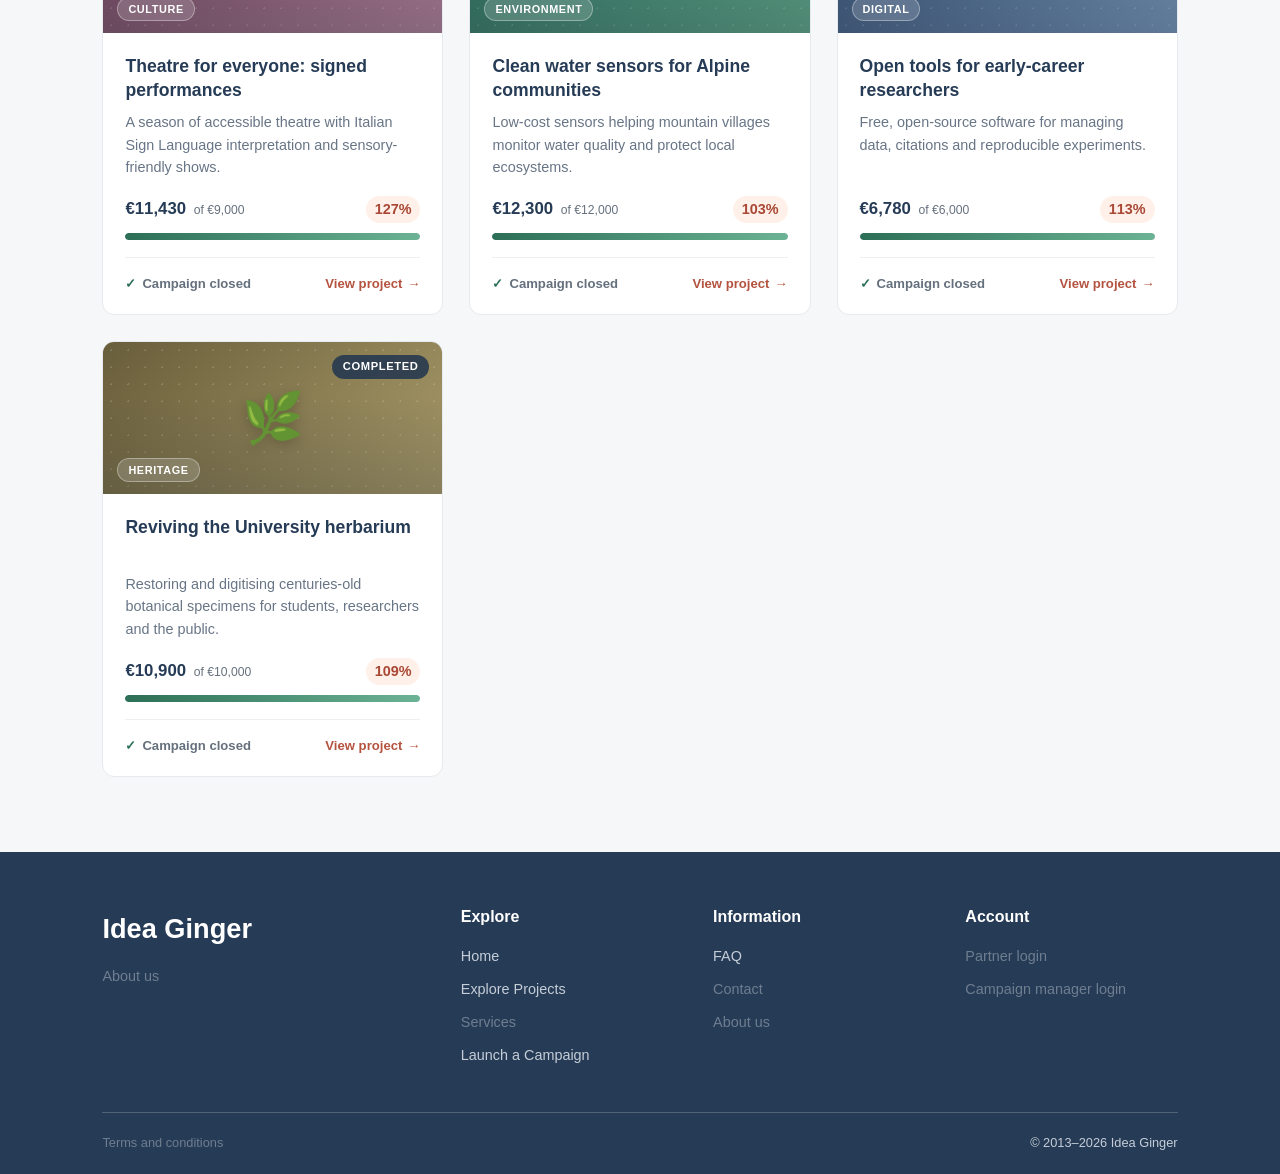
<file: pages/explore.html>
<!DOCTYPE html>
<html lang="en">
<head>
    <meta charset="UTF-8">
    <meta name="viewport" content="width=device-width, initial-scale=1.0">
    <meta name="description" content="Explore the research and innovation projects supported by Funds TOgether at the University of Turin.">
    <title>Explore Projects | Funds TOgether</title>
    <link rel="stylesheet" href="../css/style.css">
    <link rel="stylesheet" href="../css/explore.css">
</head>

<body>

    <!-- STICKY HEADER: both navigation bars remain visible -->
    <header class="site-header">

        <div class="main-header">

            <!-- Left: project search and campaign action -->
            <div class="header-left">

                <label class="search-projects" for="project-search">
                    <span class="search-icon">⌕</span>
                    <input
                        type="search"
                        id="project-search"
                        class="search-input"
                        data-i18n-placeholder="nav.searchPlaceholder"
                        data-i18n-aria-label="nav.searchAriaLabel"
                        placeholder="Search for a project..."
                        aria-label="Search for a project"
                        autocomplete="off"
                    >
                </label>

                <a href="launch.html" class="campaign-button" data-i18n="nav.launch">
                    Launch a Campaign
                </a>

            </div>

            <!-- Center: brand -->
            <a href="../index.html" class="brand">
                Idea Ginger
            </a>

            <!-- Right: secondary navigation -->
            <nav class="utility-nav" aria-label="Utility navigation">
                <a href="faq.html" data-i18n="nav.faq">FAQ</a>
                <a href="../index.html#contact" class="link-inactive" aria-disabled="true" tabindex="-1" data-i18n="nav.contact">Contact</a>
                <a href="../index.html#services" class="link-inactive" aria-disabled="true" tabindex="-1" data-i18n="nav.services">Services</a>
                <a href="../index.html#login" class="link-inactive" aria-disabled="true" tabindex="-1" data-i18n="nav.login">Login</a>
                <div class="language-selector">
                    <button
                        class="language-button"
                        type="button"
                        aria-label="Change language: EN"
                        aria-expanded="false"
                    >
                        <span id="current-language">EN</span>
                        <span class="language-arrow" aria-hidden="true">▾</span>
                    </button>

                    <div class="language-dropdown">
                        <button type="button" data-language="en">
                            🇬🇧 English
                        </button>

                        <button type="button" data-language="it">
                            🇮🇹 Italiano
                        </button>
                    </div>
                </div>
            </nav>

        </div>

        <!-- Main section navigation -->
        <div class="section-bar">
            <nav aria-label="Main sections">
                <a href="../index.html" data-i18n="nav.home">
                    Home
                </a>

                <a href="explore.html" class="active" aria-current="page" data-i18n="nav.explore">
                    Explore Projects
                </a>
            </nav>
        </div>

    </header>


    <main>

        <!-- PAGE INTRODUCTION -->
        <section class="explore-hero">
            <div class="explore-hero-inner">
                <p class="eyebrow" data-i18n="explore.eyebrow">DISCOVER RESEARCH</p>
                <h1 data-i18n="explore.title">Explore Projects</h1>
                <p class="lead" data-i18n="explore.subtitle">
                    Discover research and innovation projects supported by the
                    University of Turin community.
                </p>
            </div>
        </section>


        <!-- PROJECT LIST -->
        <section class="explore-projects content-section">

            <div class="project-toolbar">

                <div class="filter-group" role="group" aria-label="Filter projects by status">
                    <button
                        type="button"
                        class="filter-button active"
                        data-filter="all"
                        aria-pressed="true"
                        data-i18n="explore.allProjects"
                    >
                        All projects
                    </button>

                    <button
                        type="button"
                        class="filter-button"
                        data-filter="active"
                        aria-pressed="false"
                        data-i18n="explore.active"
                    >
                        Active
                    </button>

                    <button
                        type="button"
                        class="filter-button"
                        data-filter="completed"
                        aria-pressed="false"
                        data-i18n="explore.completed"
                    >
                        Completed
                    </button>
                </div>

                <p class="project-count" id="project-count" aria-live="polite">
                    Showing 10 of 10 projects
                </p>

            </div>


            <div class="project-grid" id="project-grid">

                <!-- 01 -->
                <a
                    href="project.html"
                    class="project-card"
                    data-project="cool-streets"
                    data-status="active"
                    data-category="environment"
                >
                    <div class="project-media project-media--environment" aria-hidden="true">
                        <span class="project-status project-status--active" data-i18n="explore.active">Active</span>
                        <span class="project-icon">🌡️</span>
                        <span class="project-category" data-i18n="explore.catEnvironment">Environment</span>
                    </div>

                    <div class="project-body">
                        <h2 class="project-title" data-i18n="explore.p1Title">
                            Cool Streets: mapping urban heat with citizens
                        </h2>
                        <p class="project-description" data-i18n="explore.p1Text">
                            Citizens and researchers map heat islands across Turin
                            to design cooler, healthier neighbourhoods.
                        </p>

                        <div class="project-progress-row">
                            <span class="project-raised">
                                €8,640
                                <span class="project-goal">
                                    <span data-i18n="explore.of">of</span> €12,000
                                </span>
                            </span>
                            <span class="project-percent">72%</span>
                        </div>

                        <div
                            class="project-progress"
                            role="progressbar"
                            aria-valuenow="72"
                            aria-valuemin="0"
                            aria-valuemax="100"
                        >
                            <span style="width: 72%"></span>
                        </div>

                        <div class="project-footer">
                            <span class="project-days">
                                <span class="days-value">18</span>
                                <span data-i18n="explore.daysLeft">days left</span>
                            </span>
                            <span class="project-link">
                                <span data-i18n="explore.viewProject">View project</span>
                                <span aria-hidden="true">→</span>
                            </span>
                        </div>
                    </div>
                </a>

                <!-- 02 -->
                <a
                    href="#"
                    class="project-card"
                    data-project="portable-lab"
                    data-status="active"
                    data-category="education"
                >
                    <div class="project-media project-media--education" aria-hidden="true">
                        <span class="project-status project-status--active" data-i18n="explore.active">Active</span>
                        <span class="project-icon">🧪</span>
                        <span class="project-category" data-i18n="explore.catEducation">Education</span>
                    </div>

                    <div class="project-body">
                        <h2 class="project-title" data-i18n="explore.p2Title">
                            A portable science lab for rural schools
                        </h2>
                        <p class="project-description" data-i18n="explore.p2Text">
                            Bringing hands-on experiments to schools in the Alps,
                            where access to laboratory equipment is limited.
                        </p>

                        <div class="project-progress-row">
                            <span class="project-raised">
                                €4,250
                                <span class="project-goal">
                                    <span data-i18n="explore.of">of</span> €10,000
                                </span>
                            </span>
                            <span class="project-percent">43%</span>
                        </div>

                        <div
                            class="project-progress"
                            role="progressbar"
                            aria-valuenow="43"
                            aria-valuemin="0"
                            aria-valuemax="100"
                        >
                            <span style="width: 43%"></span>
                        </div>

                        <div class="project-footer">
                            <span class="project-days">
                                <span class="days-value">9</span>
                                <span data-i18n="explore.daysLeft">days left</span>
                            </span>
                            <span class="project-link">
                                <span data-i18n="explore.viewProject">View project</span>
                                <span aria-hidden="true">→</span>
                            </span>
                        </div>
                    </div>
                </a>

                <!-- 03 -->
                <a
                    href="#"
                    class="project-card"
                    data-project="rare-diseases"
                    data-status="active"
                    data-category="health"
                >
                    <div class="project-media project-media--health" aria-hidden="true">
                        <span class="project-status project-status--active" data-i18n="explore.active">Active</span>
                        <span class="project-icon">🧬</span>
                        <span class="project-category" data-i18n="explore.catHealth">Health</span>
                    </div>

                    <div class="project-body">
                        <h2 class="project-title" data-i18n="explore.p3Title">
                            Decoding rare genetic diseases
                        </h2>
                        <p class="project-description" data-i18n="explore.p3Text">
                            New sequencing tools to shorten the diagnostic journey
                            for children with undiagnosed genetic conditions.
                        </p>

                        <div class="project-progress-row">
                            <span class="project-raised">
                                €13,950
                                <span class="project-goal">
                                    <span data-i18n="explore.of">of</span> €15,000
                                </span>
                            </span>
                            <span class="project-percent">93%</span>
                        </div>

                        <div
                            class="project-progress"
                            role="progressbar"
                            aria-valuenow="93"
                            aria-valuemin="0"
                            aria-valuemax="100"
                        >
                            <span style="width: 93%"></span>
                        </div>

                        <div class="project-footer">
                            <span class="project-days">
                                <span class="days-value">4</span>
                                <span data-i18n="explore.daysLeft">days left</span>
                            </span>
                            <span class="project-link">
                                <span data-i18n="explore.viewProject">View project</span>
                                <span aria-hidden="true">→</span>
                            </span>
                        </div>
                    </div>
                </a>

                <!-- 04 -->
                <a
                    href="#"
                    class="project-card"
                    data-project="piedmont-dialects"
                    data-status="active"
                    data-category="digital"
                >
                    <div class="project-media project-media--digital" aria-hidden="true">
                        <span class="project-status project-status--active" data-i18n="explore.active">Active</span>
                        <span class="project-icon">🗣️</span>
                        <span class="project-category" data-i18n="explore.catDigital">Digital</span>
                    </div>

                    <div class="project-body">
                        <h2 class="project-title" data-i18n="explore.p4Title">
                            Voices of Piedmont: an AI archive of local dialects
                        </h2>
                        <p class="project-description" data-i18n="explore.p4Text">
                            Building an open digital archive that preserves and
                            teaches the linguistic heritage of Piedmont.
                        </p>

                        <div class="project-progress-row">
                            <span class="project-raised">
                                €6,120
                                <span class="project-goal">
                                    <span data-i18n="explore.of">of</span> €8,000
                                </span>
                            </span>
                            <span class="project-percent">77%</span>
                        </div>

                        <div
                            class="project-progress"
                            role="progressbar"
                            aria-valuenow="77"
                            aria-valuemin="0"
                            aria-valuemax="100"
                        >
                            <span style="width: 77%"></span>
                        </div>

                        <div class="project-footer">
                            <span class="project-days">
                                <span class="days-value">24</span>
                                <span data-i18n="explore.daysLeft">days left</span>
                            </span>
                            <span class="project-link">
                                <span data-i18n="explore.viewProject">View project</span>
                                <span aria-hidden="true">→</span>
                            </span>
                        </div>
                    </div>
                </a>

                <!-- 05 -->
                <a
                    href="#"
                    class="project-card"
                    data-project="inclusive-gardens"
                    data-status="active"
                    data-category="society"
                >
                    <div class="project-media project-media--society" aria-hidden="true">
                        <span class="project-status project-status--active" data-i18n="explore.active">Active</span>
                        <span class="project-icon">🌱</span>
                        <span class="project-category" data-i18n="explore.catSociety">Society</span>
                    </div>

                    <div class="project-body">
                        <h2 class="project-title" data-i18n="explore.p5Title">
                            Growing together: inclusive urban gardens
                        </h2>
                        <p class="project-description" data-i18n="explore.p5Text">
                            Creating accessible community gardens where residents,
                            students and newcomers grow food and friendships.
                        </p>

                        <div class="project-progress-row">
                            <span class="project-raised">
                                €3,000
                                <span class="project-goal">
                                    <span data-i18n="explore.of">of</span> €7,500
                                </span>
                            </span>
                            <span class="project-percent">40%</span>
                        </div>

                        <div
                            class="project-progress"
                            role="progressbar"
                            aria-valuenow="40"
                            aria-valuemin="0"
                            aria-valuemax="100"
                        >
                            <span style="width: 40%"></span>
                        </div>

                        <div class="project-footer">
                            <span class="project-days">
                                <span class="days-value">31</span>
                                <span data-i18n="explore.daysLeft">days left</span>
                            </span>
                            <span class="project-link">
                                <span data-i18n="explore.viewProject">View project</span>
                                <span aria-hidden="true">→</span>
                            </span>
                        </div>
                    </div>
                </a>

                <!-- 06 -->
                <a
                    href="#"
                    class="project-card"
                    data-project="cancer-microscope"
                    data-status="active"
                    data-category="health"
                >
                    <div class="project-media project-media--health" aria-hidden="true">
                        <span class="project-status project-status--active" data-i18n="explore.active">Active</span>
                        <span class="project-icon">🔬</span>
                        <span class="project-category" data-i18n="explore.catHealth">Health</span>
                    </div>

                    <div class="project-body">
                        <h2 class="project-title" data-i18n="explore.p6Title">
                            A new microscope for cancer research
                        </h2>
                        <p class="project-description" data-i18n="explore.p6Text">
                            Upgrading our imaging lab to observe tumour cells in
                            real time and test more effective treatments.
                        </p>

                        <div class="project-progress-row">
                            <span class="project-raised">
                                €17,800
                                <span class="project-goal">
                                    <span data-i18n="explore.of">of</span> €20,000
                                </span>
                            </span>
                            <span class="project-percent">89%</span>
                        </div>

                        <div
                            class="project-progress"
                            role="progressbar"
                            aria-valuenow="89"
                            aria-valuemin="0"
                            aria-valuemax="100"
                        >
                            <span style="width: 89%"></span>
                        </div>

                        <div class="project-footer">
                            <span class="project-days">
                                <span class="days-value">12</span>
                                <span data-i18n="explore.daysLeft">days left</span>
                            </span>
                            <span class="project-link">
                                <span data-i18n="explore.viewProject">View project</span>
                                <span aria-hidden="true">→</span>
                            </span>
                        </div>
                    </div>
                </a>

                <!-- 07 -->
                <a
                    href="#"
                    class="project-card project-card--closed"
                    data-project="signed-theatre"
                    data-status="completed"
                    data-category="culture"
                >
                    <div class="project-media project-media--culture" aria-hidden="true">
                        <span class="project-status project-status--completed" data-i18n="explore.completed">Completed</span>
                        <span class="project-icon">🎭</span>
                        <span class="project-category" data-i18n="explore.catCulture">Culture</span>
                    </div>

                    <div class="project-body">
                        <h2 class="project-title" data-i18n="explore.p7Title">
                            Theatre for everyone: signed performances
                        </h2>
                        <p class="project-description" data-i18n="explore.p7Text">
                            A season of accessible theatre with Italian Sign
                            Language interpretation and sensory-friendly shows.
                        </p>

                        <div class="project-progress-row">
                            <span class="project-raised">
                                €11,430
                                <span class="project-goal">
                                    <span data-i18n="explore.of">of</span> €9,000
                                </span>
                            </span>
                            <span class="project-percent">127%</span>
                        </div>

                        <div
                            class="project-progress project-progress--completed"
                            role="progressbar"
                            aria-valuenow="100"
                            aria-valuemin="0"
                            aria-valuemax="100"
                        >
                            <span style="width: 100%"></span>
                        </div>

                        <div class="project-footer">
                            <span class="project-days project-days--closed" data-i18n="explore.campaignClosed">
                                Campaign closed
                            </span>
                            <span class="project-link">
                                <span data-i18n="explore.viewProject">View project</span>
                                <span aria-hidden="true">→</span>
                            </span>
                        </div>
                    </div>
                </a>

                <!-- 08 -->
                <a
                    href="#"
                    class="project-card project-card--closed"
                    data-project="water-sensors"
                    data-status="completed"
                    data-category="environment"
                >
                    <div class="project-media project-media--environment" aria-hidden="true">
                        <span class="project-status project-status--completed" data-i18n="explore.completed">Completed</span>
                        <span class="project-icon">💧</span>
                        <span class="project-category" data-i18n="explore.catEnvironment">Environment</span>
                    </div>

                    <div class="project-body">
                        <h2 class="project-title" data-i18n="explore.p8Title">
                            Clean water sensors for Alpine communities
                        </h2>
                        <p class="project-description" data-i18n="explore.p8Text">
                            Low-cost sensors helping mountain villages monitor
                            water quality and protect local ecosystems.
                        </p>

                        <div class="project-progress-row">
                            <span class="project-raised">
                                €12,300
                                <span class="project-goal">
                                    <span data-i18n="explore.of">of</span> €12,000
                                </span>
                            </span>
                            <span class="project-percent">103%</span>
                        </div>

                        <div
                            class="project-progress project-progress--completed"
                            role="progressbar"
                            aria-valuenow="100"
                            aria-valuemin="0"
                            aria-valuemax="100"
                        >
                            <span style="width: 100%"></span>
                        </div>

                        <div class="project-footer">
                            <span class="project-days project-days--closed" data-i18n="explore.campaignClosed">
                                Campaign closed
                            </span>
                            <span class="project-link">
                                <span data-i18n="explore.viewProject">View project</span>
                                <span aria-hidden="true">→</span>
                            </span>
                        </div>
                    </div>
                </a>

                <!-- 09 -->
                <a
                    href="#"
                    class="project-card project-card--closed"
                    data-project="open-research-tools"
                    data-status="completed"
                    data-category="digital"
                >
                    <div class="project-media project-media--digital" aria-hidden="true">
                        <span class="project-status project-status--completed" data-i18n="explore.completed">Completed</span>
                        <span class="project-icon">💻</span>
                        <span class="project-category" data-i18n="explore.catDigital">Digital</span>
                    </div>

                    <div class="project-body">
                        <h2 class="project-title" data-i18n="explore.p9Title">
                            Open tools for early-career researchers
                        </h2>
                        <p class="project-description" data-i18n="explore.p9Text">
                            Free, open-source software for managing data, citations
                            and reproducible experiments.
                        </p>

                        <div class="project-progress-row">
                            <span class="project-raised">
                                €6,780
                                <span class="project-goal">
                                    <span data-i18n="explore.of">of</span> €6,000
                                </span>
                            </span>
                            <span class="project-percent">113%</span>
                        </div>

                        <div
                            class="project-progress project-progress--completed"
                            role="progressbar"
                            aria-valuenow="100"
                            aria-valuemin="0"
                            aria-valuemax="100"
                        >
                            <span style="width: 100%"></span>
                        </div>

                        <div class="project-footer">
                            <span class="project-days project-days--closed" data-i18n="explore.campaignClosed">
                                Campaign closed
                            </span>
                            <span class="project-link">
                                <span data-i18n="explore.viewProject">View project</span>
                                <span aria-hidden="true">→</span>
                            </span>
                        </div>
                    </div>
                </a>

                <!-- 10 -->
                <a
                    href="#"
                    class="project-card project-card--closed"
                    data-project="university-herbarium"
                    data-status="completed"
                    data-category="heritage"
                >
                    <div class="project-media project-media--heritage" aria-hidden="true">
                        <span class="project-status project-status--completed" data-i18n="explore.completed">Completed</span>
                        <span class="project-icon">🌿</span>
                        <span class="project-category" data-i18n="explore.catHeritage">Heritage</span>
                    </div>

                    <div class="project-body">
                        <h2 class="project-title" data-i18n="explore.p10Title">
                            Reviving the University herbarium
                        </h2>
                        <p class="project-description" data-i18n="explore.p10Text">
                            Restoring and digitising centuries-old botanical
                            specimens for students, researchers and the public.
                        </p>

                        <div class="project-progress-row">
                            <span class="project-raised">
                                €10,900
                                <span class="project-goal">
                                    <span data-i18n="explore.of">of</span> €10,000
                                </span>
                            </span>
                            <span class="project-percent">109%</span>
                        </div>

                        <div
                            class="project-progress project-progress--completed"
                            role="progressbar"
                            aria-valuenow="100"
                            aria-valuemin="0"
                            aria-valuemax="100"
                        >
                            <span style="width: 100%"></span>
                        </div>

                        <div class="project-footer">
                            <span class="project-days project-days--closed" data-i18n="explore.campaignClosed">
                                Campaign closed
                            </span>
                            <span class="project-link">
                                <span data-i18n="explore.viewProject">View project</span>
                                <span aria-hidden="true">→</span>
                            </span>
                        </div>
                    </div>
                </a>

            </div>

            <p class="explore-empty" id="no-results" data-i18n="explore.noResults" hidden>
                No projects match your search.
            </p>

        </section>

    </main>


    <!-- FOOTER -->
    <footer class="site-footer" id="footer">

        <div class="footer-content">

            <div class="footer-brand">
                <a href="../index.html" class="footer-logo">Idea Ginger</a>
                <p>
                    <a href="#footer" class="link-inactive" aria-disabled="true" tabindex="-1" data-i18n="footer.about">Crowdfunding for ideas, research and social innovation.</a>
                </p>
            </div>

            <div class="footer-column" id="services">
                <h3 data-i18n="footer.explore">Explore</h3>
                <a href="../index.html" data-i18n="nav.home">Home</a>
                <a href="explore.html" data-i18n="nav.explore">Explore Projects</a>
                <a href="../index.html#services" class="link-inactive" aria-disabled="true" tabindex="-1" data-i18n="nav.services">Services</a>
                <a href="launch.html" data-i18n="nav.launch">Launch a campaign</a>
            </div>

            <div class="footer-column" id="faq">
                <h3 data-i18n="footer.information">Information</h3>
                <a href="faq.html" data-i18n="nav.faq">FAQ</a>
                <a href="../index.html#contact" class="link-inactive" aria-disabled="true" tabindex="-1" data-i18n="nav.contact">Contacts</a>
                <a href="#footer" class="link-inactive" aria-disabled="true" tabindex="-1" data-i18n="footer.about">About us</a>
            </div>

            <div class="footer-column" id="contact">
                <h3>Account</h3>
                <a href="../index.html#login" class="link-inactive" aria-disabled="true" tabindex="-1" id="login">Partner login</a>
                <a href="../index.html#login" class="link-inactive" aria-disabled="true" tabindex="-1">Campaign manager login</a>
            </div>

        </div>

        <div class="footer-bottom">
            <p>
                <a href="#footer" class="link-inactive" aria-disabled="true" tabindex="-1" data-i18n="footer.terms">Terms and conditions · Privacy · Cookies</a>
            </p>
            <p>
                © 2013–2026 Idea Ginger
            </p>
        </div>

    </footer>

    <!-- Placeholder feedback while project detail pages are not available -->
    <div class="project-toast" id="project-toast" role="status" aria-live="polite" hidden>
        <span data-i18n="explore.comingSoon">Project pages are coming soon.</span>
    </div>

    <script src="../js/language.js"></script>
    <script src="../js/explore.js"></script>
</body>
</html>
</file>
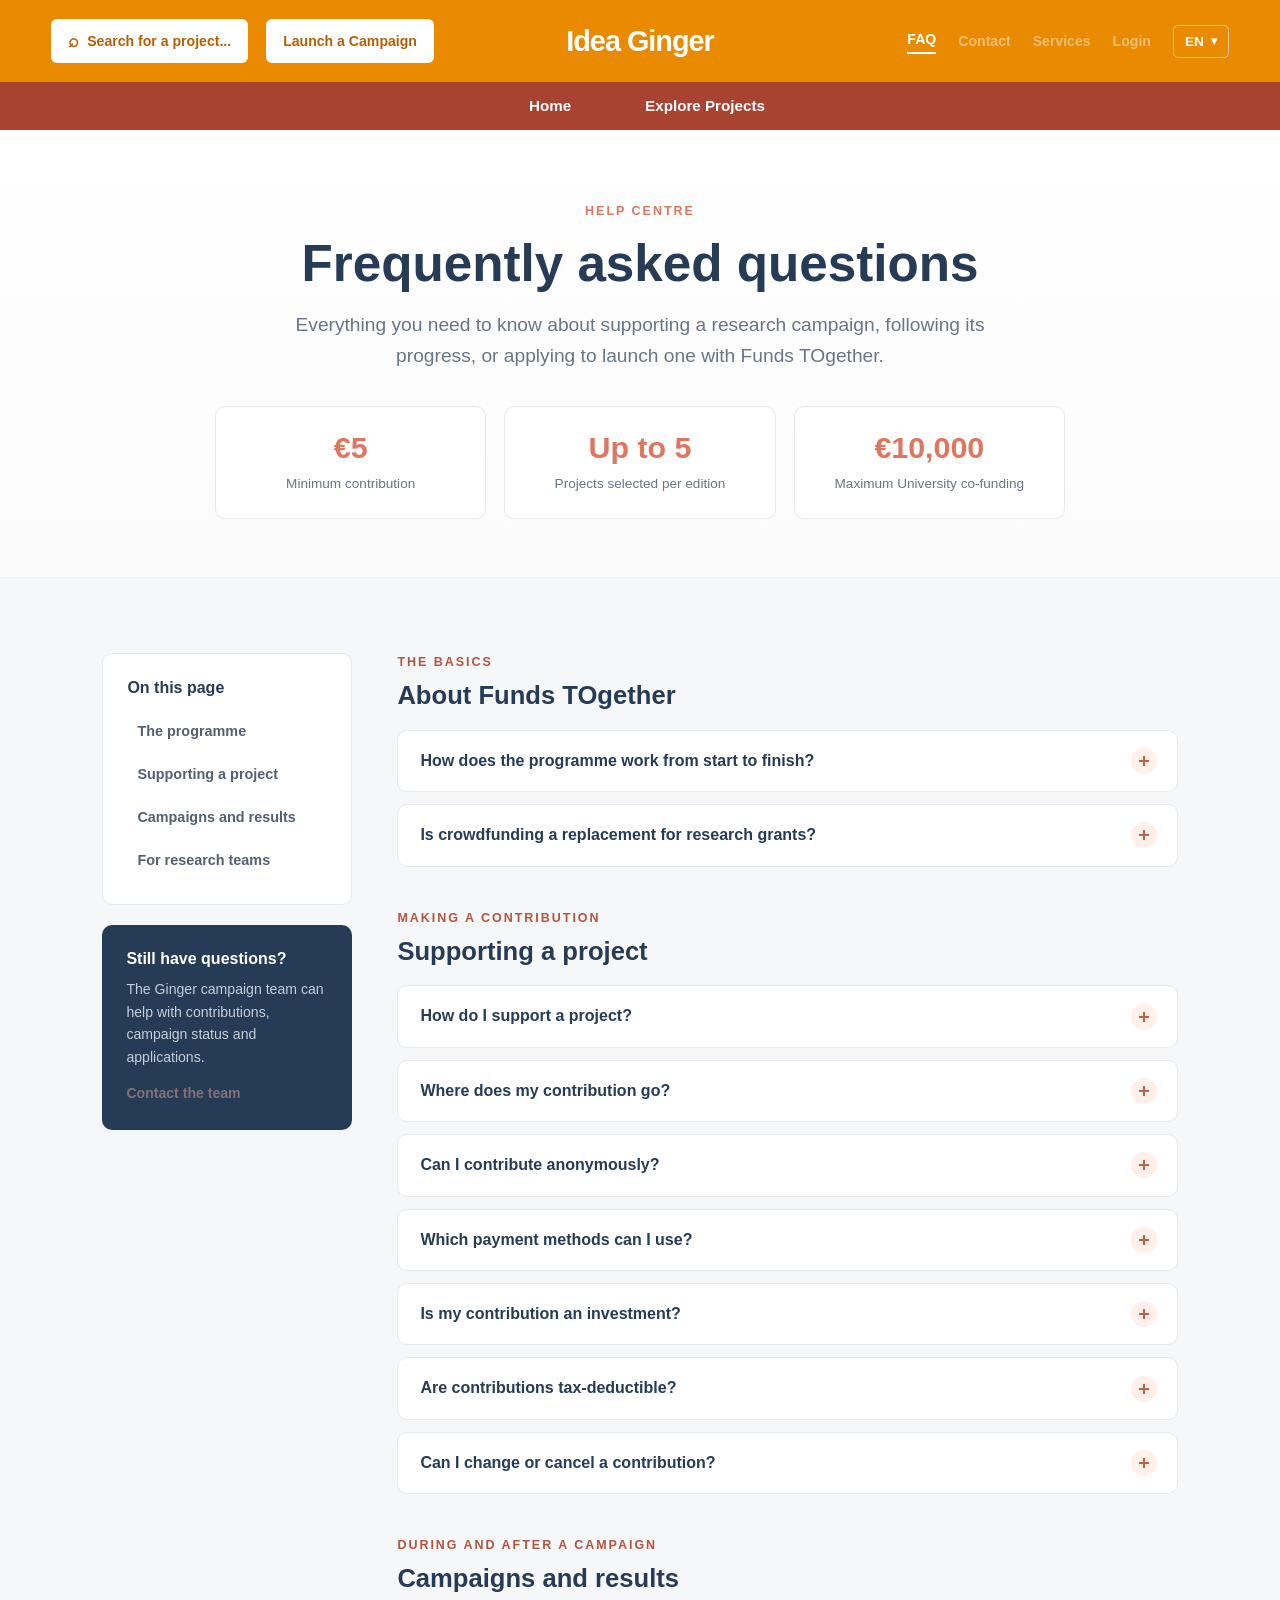
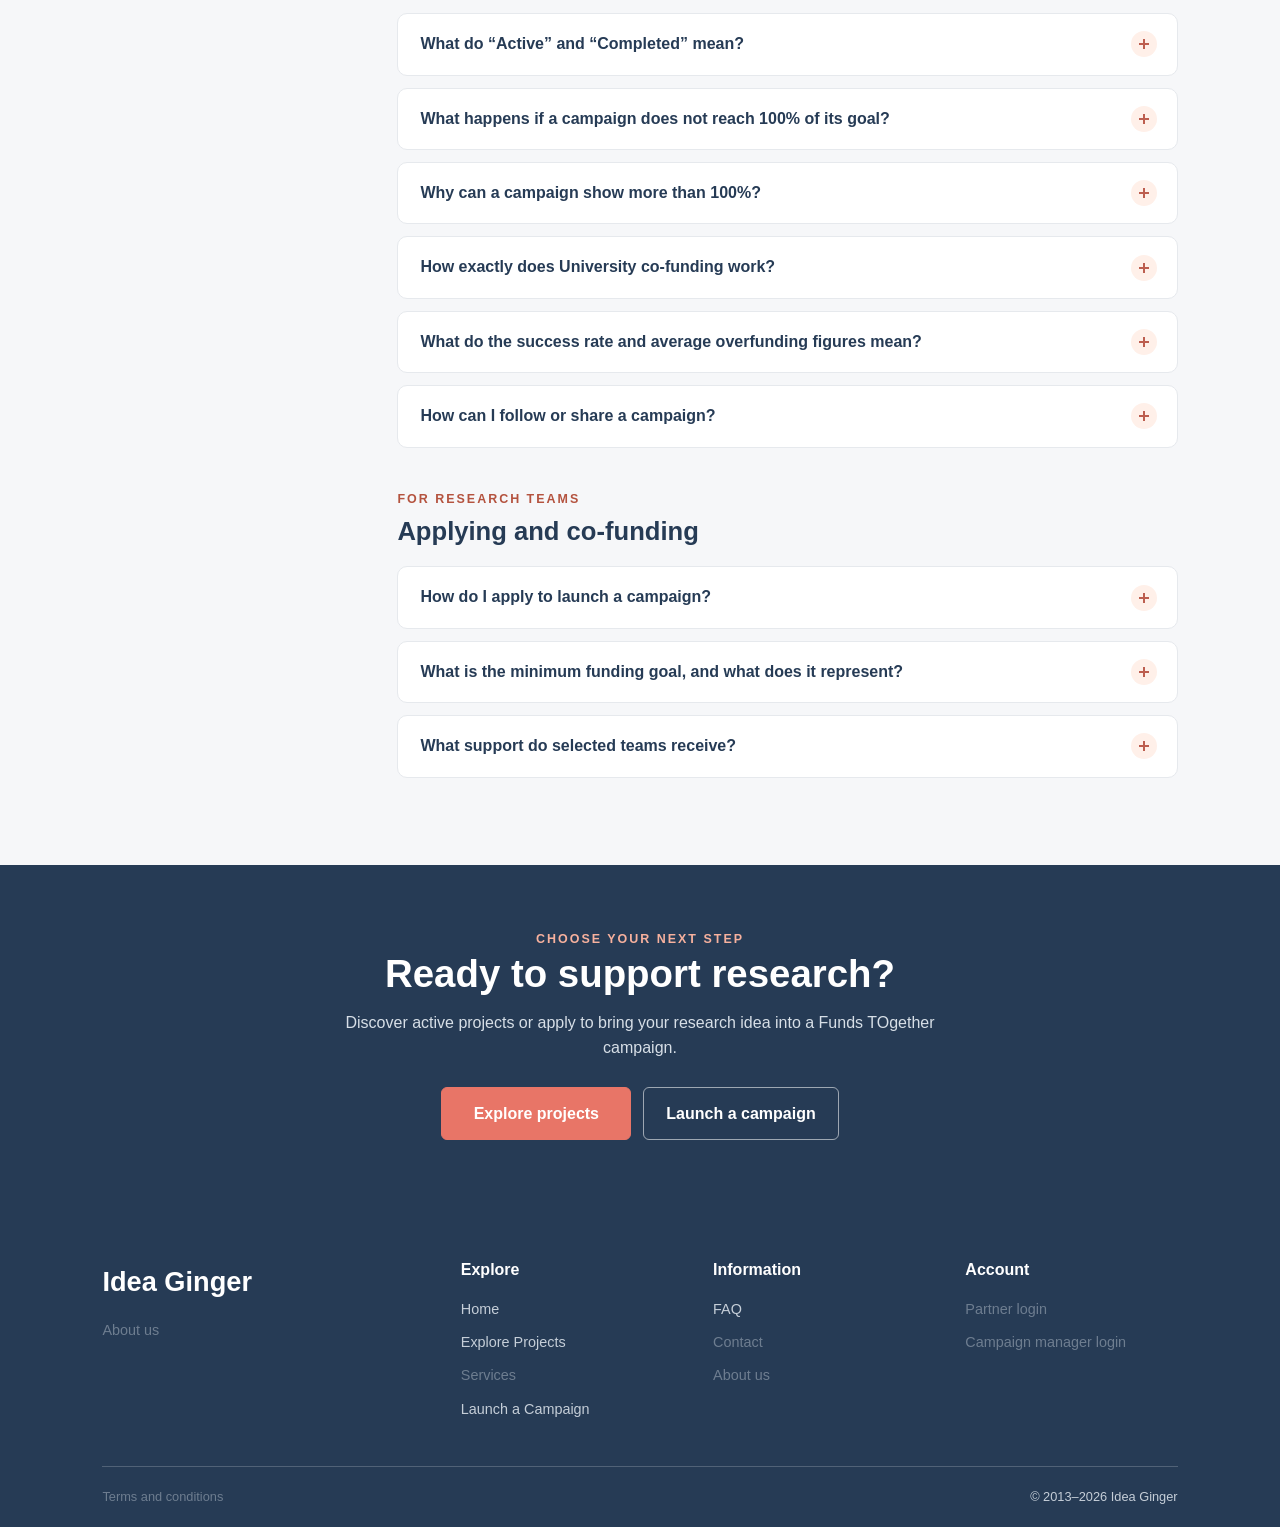
<file: pages/faq.html>
<!DOCTYPE html>
<html lang="en">

<head>
    <meta charset="UTF-8">
    <meta name="viewport" content="width=device-width, initial-scale=1.0">
    <meta name="description" content="Frequently asked questions about supporting research campaigns and applying to Funds TOgether at the University of Turin.">
    <title data-i18n="faq.pageTitle">FAQ | Idea Ginger</title>
    <link rel="stylesheet" href="../css/style.css">
    <link rel="stylesheet" href="../css/faq.css">
</head>

<body class="faq-page">

    <!-- STICKY HEADER: both navigation bars remain visible -->
    <header class="site-header">

        <div class="main-header">

            <!-- Left: project search and campaign action -->
            <div class="header-left">

                <a href="explore.html" class="search-projects search-link"
                    data-i18n-aria-label="nav.searchAriaLabel"
                    aria-label="Search for a project">
                    <span class="search-icon" aria-hidden="true">⌕</span>
                    <span class="search-label" data-i18n="nav.searchPlaceholder">Search for a project...</span>
                </a>

                <a href="launch.html" class="campaign-button" data-i18n="nav.launch">
                    Launch a Campaign
                </a>

            </div>

            <!-- Center: brand -->
            <a href="../index.html" class="brand">
                Idea Ginger
            </a>

            <!-- Right: secondary navigation -->
            <nav class="utility-nav" aria-label="Utility navigation">
                <a href="faq.html" aria-current="page" data-i18n="nav.faq">FAQ</a>
                <a href="../index.html#contact" class="link-inactive" aria-disabled="true" tabindex="-1" data-i18n="nav.contact">Contact</a>
                <a href="../index.html#services" class="link-inactive" aria-disabled="true" tabindex="-1" data-i18n="nav.services">Services</a>
                <a href="../index.html#login" class="link-inactive" aria-disabled="true" tabindex="-1" data-i18n="nav.login">Login</a>
                <div class="language-selector">
                    <button
                        class="language-button"
                        type="button"
                        aria-label="Change language: EN"
                        aria-expanded="false"
                    >
                        <span id="current-language">EN</span>
                        <span class="language-arrow" aria-hidden="true">▾</span>
                    </button>

                    <div class="language-dropdown">
                        <button type="button" data-language="en">
                            🇬🇧 English
                        </button>

                        <button type="button" data-language="it">
                            🇮🇹 Italiano
                        </button>
                    </div>
                </div>
            </nav>

        </div>

        <!-- Main section navigation -->
        <div class="section-bar">
            <nav aria-label="Main sections">
                <a href="../index.html" data-i18n="nav.home">
                    Home
                </a>

                <a href="explore.html" data-i18n="nav.explore">
                    Explore Projects
                </a>
            </nav>
        </div>

    </header>

    <main>

        <!-- PAGE INTRODUCTION -->
        <section class="faq-hero">
            <div class="faq-hero-inner">
                <p class="eyebrow" data-i18n="faq.eyebrow">HELP CENTRE</p>
                <h1 data-i18n="faq.title">Frequently asked questions</h1>
                <p class="lead" data-i18n="faq.subtitle">
                    Everything you need to know about supporting a research campaign,
                    following its progress, or applying to launch one with Funds TOgether.
                </p>

                <div class="faq-stats">
                    <div class="faq-stat">
                        <strong data-i18n="faq.stat1Value">€5</strong>
                        <span data-i18n="faq.stat1Label">Minimum contribution</span>
                    </div>

                    <div class="faq-stat">
                        <strong data-i18n="faq.stat2Value">Up to 5</strong>
                        <span data-i18n="faq.stat2Label">Projects selected per edition</span>
                    </div>

                    <div class="faq-stat">
                        <strong data-i18n="faq.stat3Value">€10,000</strong>
                        <span data-i18n="faq.stat3Label">Maximum University co-funding</span>
                    </div>
                </div>
            </div>
        </section>

        <!-- FAQ CONTENT -->
        <section class="faq-section content-section">
            <div class="faq-layout">

                <aside class="faq-aside">
                    <div class="faq-toc">
                        <h2 data-i18n="faq.onThisPage">On this page</h2>
                        <nav data-i18n-aria-label="faq.navLabel" aria-label="FAQ sections">
                            <a href="#programme" data-i18n="faq.navProgramme">The programme</a>
                            <a href="#supporting" data-i18n="faq.navSupporting">Supporting a project</a>
                            <a href="#campaigns" data-i18n="faq.navCampaigns">Campaigns and results</a>
                            <a href="#teams" data-i18n="faq.navTeams">For research teams</a>
                        </nav>
                    </div>

                    <div class="faq-help">
                        <h2 data-i18n="faq.helpTitle">Still have questions?</h2>
                        <p data-i18n="faq.helpText">
                            The Ginger campaign team can help with contributions,
                            campaign status and applications.
                        </p>
                        <a href="../index.html#contact" class="link-inactive" aria-disabled="true" tabindex="-1" data-i18n="faq.helpLink">Contact the team</a>
                    </div>
                </aside>

                <div class="faq-groups">

                    <!-- THE PROGRAMME -->
                    <section class="faq-group" id="programme">
                        <div class="faq-group-heading">
                            <p class="eyebrow" data-i18n="faq.programmeEyebrow">THE BASICS</p>
                            <h2 data-i18n="faq.programmeTitle">About Funds TOgether</h2>
                        </div>

                        <details class="faq-item">
                            <summary data-i18n="faq.q3">How does the programme work from start to finish?</summary>
                            <div class="faq-answer">
                                <p data-i18n="faq.a3">
                                    The programme has four phases. First, research teams take part in
                                    practical training on crowdfunding. Second, teams submit an application
                                    and the University selects up to five projects. Third, Ginger campaign
                                    managers help the selected teams design, launch and promote their
                                    campaigns. Fourth, when a campaign reaches 100% of its goal, the
                                    University doubles the funds raised, up to €10,000 per project.
                                    Training comes before the application: applying is not the same as
                                    launching a campaign immediately.
                                </p>
                            </div>
                        </details>

                        <details class="faq-item">
                            <summary data-i18n="faq.q4">Is crowdfunding a replacement for research grants?</summary>
                            <div class="faq-answer">
                                <p data-i18n="faq.a4">
                                    No. Crowdfunding is intended to complement traditional research funding,
                                    not replace it. It diversifies funding sources, brings research closer
                                    to society and helps teams build skills in project management,
                                    fundraising and communication.
                                </p>
                            </div>
                        </details>
                    </section>

                    <!-- SUPPORTING A PROJECT -->
                    <section class="faq-group" id="supporting">
                        <div class="faq-group-heading">
                            <p class="eyebrow" data-i18n="faq.supportEyebrow">MAKING A CONTRIBUTION</p>
                            <h2 data-i18n="faq.supportTitle">Supporting a project</h2>
                        </div>

                        <details class="faq-item">
                            <summary data-i18n="faq.q5">How do I support a project?</summary>
                            <div class="faq-answer">
                                <p data-i18n="faq.a5">
                                    Open a project from Explore Projects and select “Support this project”.
                                    Choose one of the suggested amounts (€10, €25, €50 or €100) or enter a
                                    custom amount of at least €5, then complete the form, choose a payment
                                    method and confirm. After confirming, you will see a confirmation page
                                    with the amount of your contribution.
                                </p>
                            </div>
                        </details>

                        <details class="faq-item">
                            <summary data-i18n="faq.q6">Where does my contribution go?</summary>
                            <div class="faq-answer">
                                <p data-i18n="faq.a6">
                                    Your contribution is linked to the specific project you choose, not to a
                                    general Funds TOgether fund. Each project page shows its own funding goal,
                                    progress and, where available, a breakdown of how the funds are planned
                                    to be used.
                                </p>
                            </div>
                        </details>

                        <details class="faq-item">
                            <summary data-i18n="faq.q7">Can I contribute anonymously?</summary>
                            <div class="faq-answer">
                                <p data-i18n="faq.a7">
                                    Yes. Select “Make my contribution anonymous” and your first name and
                                    surname will not be shown in the public supporters list. An email address
                                    is still required to complete the contribution and, on a live campaign,
                                    to receive confirmation.
                                </p>
                            </div>
                        </details>

                        <details class="faq-item">
                            <summary data-i18n="faq.q8">Which payment methods can I use?</summary>
                            <div class="faq-answer">
                                <p data-i18n="faq.a8">
                                    The checkout offers credit or debit card and PayPal.
                                </p>
                            </div>
                        </details>

                        <details class="faq-item">
                            <summary data-i18n="faq.q9">Is my contribution an investment?</summary>
                            <div class="faq-answer">
                                <p data-i18n="faq.a9">
                                    No. A contribution is a donation to a research project. It does not give
                                    you ownership, equity, a financial return or a share of the project's
                                    results. The project page explains the research and how the team plans
                                    to use the funds.
                                </p>
                            </div>
                        </details>

                        <details class="faq-item">
                            <summary data-i18n="faq.q10">Are contributions tax-deductible?</summary>
                            <div class="faq-answer">
                                <p data-i18n="faq.a10">
                                    Tax treatment depends on the campaign and on your own situation;
                                    check the campaign terms or contact the campaign team before contributing.
                                </p>
                            </div>
                        </details>

                        <details class="faq-item">
                            <summary data-i18n="faq.q11">Can I change or cancel a contribution?</summary>
                            <div class="faq-answer">
                                <p data-i18n="faq.a11">
                                    Contact the campaign team as soon as possible if you need help with a
                                    contribution; they can explain what is possible before the campaign closes.
                                </p>
                            </div>
                        </details>
                    </section>

                    <!-- CAMPAIGNS AND RESULTS -->
                    <section class="faq-group" id="campaigns">
                        <div class="faq-group-heading">
                            <p class="eyebrow" data-i18n="faq.campaignsEyebrow">DURING AND AFTER A CAMPAIGN</p>
                            <h2 data-i18n="faq.campaignsTitle">Campaigns and results</h2>
                        </div>

                        <details class="faq-item">
                            <summary data-i18n="faq.q12">What do “Active” and “Completed” mean?</summary>
                            <div class="faq-answer">
                                <p data-i18n="faq.a12">
                                    An active campaign is still open and can accept contributions until the
                                    deadline shown on its project page. A completed campaign has closed: the
                                    page and its updates stay visible, but it no longer accepts new
                                    contributions and its funding total no longer changes.
                                </p>
                            </div>
                        </details>

                        <details class="faq-item">
                            <summary data-i18n="faq.q13">What happens if a campaign does not reach 100% of its goal?</summary>
                            <div class="faq-answer">
                                <p data-i18n="faq.a13">
                                    A campaign closes at the end of its campaign period whether or not it
                                    reaches its target. The University's co-funding is unlocked only when a
                                    campaign reaches 100% of its goal, so a campaign that ends below 100%
                                    does not receive the matching contribution. The campaign page shows the
                                    final result.
                                </p>
                            </div>
                        </details>

                        <details class="faq-item">
                            <summary data-i18n="faq.q14">Why can a campaign show more than 100%?</summary>
                            <div class="faq-answer">
                                <p data-i18n="faq.a14">
                                    Campaigns can raise more than their goal. The progress bar stops at 100%
                                    for display, but the percentage shows the real total, which may be 127%
                                    or more. This extra support is called overfunding and does not change the
                                    €10,000 cap on University co-funding.
                                </p>
                            </div>
                        </details>

                        <details class="faq-item">
                            <summary data-i18n="faq.q15">How exactly does University co-funding work?</summary>
                            <div class="faq-answer">
                                <p data-i18n="faq.a15">
                                    Co-funding is applied after a campaign reaches 100% of its goal. The
                                    University adds an amount equal to the funds raised, up to €10,000 per
                                    project. For example, a campaign with a €12,000 goal that raises €12,000
                                    receives €10,000 in co-funding, not €12,000, because of the cap. A
                                    campaign that raises €6,000, or 50% of its goal, does not receive
                                    co-funding.
                                </p>
                            </div>
                        </details>

                        <details class="faq-item">
                            <summary data-i18n="faq.q16">What do the success rate and average overfunding figures mean?</summary>
                            <div class="faq-answer">
                                <p data-i18n="faq.a16">
                                    The success rate is the share of past Funds TOgether campaigns that
                                    reached their funding goal; the site reports 100% so far. Average
                                    overfunding is the average amount raised above the goal across previous
                                    editions, reported as 369%. These are historical results, not a guarantee
                                    that a future campaign will succeed or exceed its target.
                                </p>
                            </div>
                        </details>

                        <details class="faq-item">
                            <summary data-i18n="faq.q17">How can I follow or share a campaign?</summary>
                            <div class="faq-answer">
                                <p data-i18n="faq.a17">
                                    Every project page has a funding panel, News &amp; Updates, Comments and
                                    Supporters sections, so you can follow progress without creating an
                                    account. Use the “Share this project” button to send the link through your
                                    device or copy it to your clipboard.
                                </p>
                            </div>
                        </details>
                    </section>

                    <!-- FOR RESEARCH TEAMS -->
                    <section class="faq-group" id="teams">
                        <div class="faq-group-heading">
                            <p class="eyebrow" data-i18n="faq.teamsEyebrow">FOR RESEARCH TEAMS</p>
                            <h2 data-i18n="faq.teamsTitle">Applying and co-funding</h2>
                        </div>

                        <details class="faq-item">
                            <summary data-i18n="faq.q18">How do I apply to launch a campaign?</summary>
                            <div class="faq-answer">
                                <p data-i18n="faq.a18">
                                    Use the “Launch a Campaign” button and complete the application form with
                                    your details, project description, funding goal and team information.
                                    This is an application, not an instant publication: the University
                                    reviews submissions and selects up to five projects for the edition.
                                </p>
                            </div>
                        </details>

                        <details class="faq-item">
                            <summary data-i18n="faq.q19">What is the minimum funding goal, and what does it represent?</summary>
                            <div class="faq-answer">
                                <p data-i18n="faq.a19">
                                    The minimum funding goal you can enter is €500. The goal is the amount the
                                    campaign aims to raise and the threshold used to decide whether it reaches
                                    100% and unlocks University co-funding, so it should be realistic and
                                    carefully planned. Where available, the project page can show how the team
                                    plans to allocate that amount.
                                </p>
                            </div>
                        </details>

                        <details class="faq-item">
                            <summary data-i18n="faq.q20">What support do selected teams receive?</summary>
                            <div class="faq-answer">
                                <p data-i18n="faq.a20">
                                    Selected teams receive practical training, personalised guidance from
                                    Ginger campaign managers and help designing, implementing and promoting
                                    the campaign. The University co-funds the campaign only if it reaches
                                    100% of its goal, up to €10,000 per project. Selection is competitive and
                                    does not guarantee that a campaign will reach its target.
                                </p>
                            </div>
                        </details>
                    </section>

                </div>

            </div>
        </section>

        <!-- CALL TO ACTION -->
        <section class="faq-cta">
            <p class="eyebrow" data-i18n="faq.ctaEyebrow">CHOOSE YOUR NEXT STEP</p>
            <h2 data-i18n="faq.ctaTitle">Ready to support research?</h2>
            <p data-i18n="faq.ctaText">
                Discover active projects or apply to bring your research idea
                into a Funds TOgether campaign.
            </p>
            <div class="faq-cta-actions">
                <a href="explore.html" data-i18n="faq.ctaExplore">Explore projects</a>
                <a href="launch.html" data-i18n="faq.ctaLaunch">Launch a campaign</a>
            </div>
        </section>

    </main>

    <!-- FOOTER -->
    <footer class="site-footer" id="footer">

        <div class="footer-content">

            <div class="footer-brand">
                <a href="../index.html" class="footer-logo">Idea Ginger</a>
                <p>
                    <a href="#footer" class="link-inactive" aria-disabled="true" tabindex="-1" data-i18n="footer.about">Crowdfunding for ideas, research and social innovation.</a>
                </p>
            </div>

            <div class="footer-column" id="services">
                <h3 data-i18n="footer.explore">Explore</h3>
                <a href="../index.html" data-i18n="nav.home">Home</a>
                <a href="explore.html" data-i18n="nav.explore">Explore Projects</a>
                <a href="../index.html#services" class="link-inactive" aria-disabled="true" tabindex="-1" data-i18n="nav.services">Services</a>
                <a href="launch.html" data-i18n="nav.launch">Launch a campaign</a>
            </div>

            <div class="footer-column" id="faq">
                <h3 data-i18n="footer.information">Information</h3>
                <a href="faq.html" data-i18n="nav.faq">FAQ</a>
                <a href="../index.html#contact" class="link-inactive" aria-disabled="true" tabindex="-1" data-i18n="nav.contact">Contacts</a>
                <a href="#footer" class="link-inactive" aria-disabled="true" tabindex="-1" data-i18n="footer.about">About us</a>
            </div>

            <div class="footer-column" id="contact">
                <h3>Account</h3>
                <a href="../index.html#login" class="link-inactive" aria-disabled="true" tabindex="-1" id="login">Partner login</a>
                <a href="../index.html#login" class="link-inactive" aria-disabled="true" tabindex="-1">Campaign manager login</a>
            </div>

        </div>

        <div class="footer-bottom">
            <p>
                <a href="#footer" class="link-inactive" aria-disabled="true" tabindex="-1" data-i18n="footer.terms">Terms and conditions · Privacy · Cookies</a>
            </p>
            <p>
                © 2013–2026 Idea Ginger
            </p>
        </div>

    </footer>

    <script src="../js/language.js"></script>

</body>

</html>
</file>
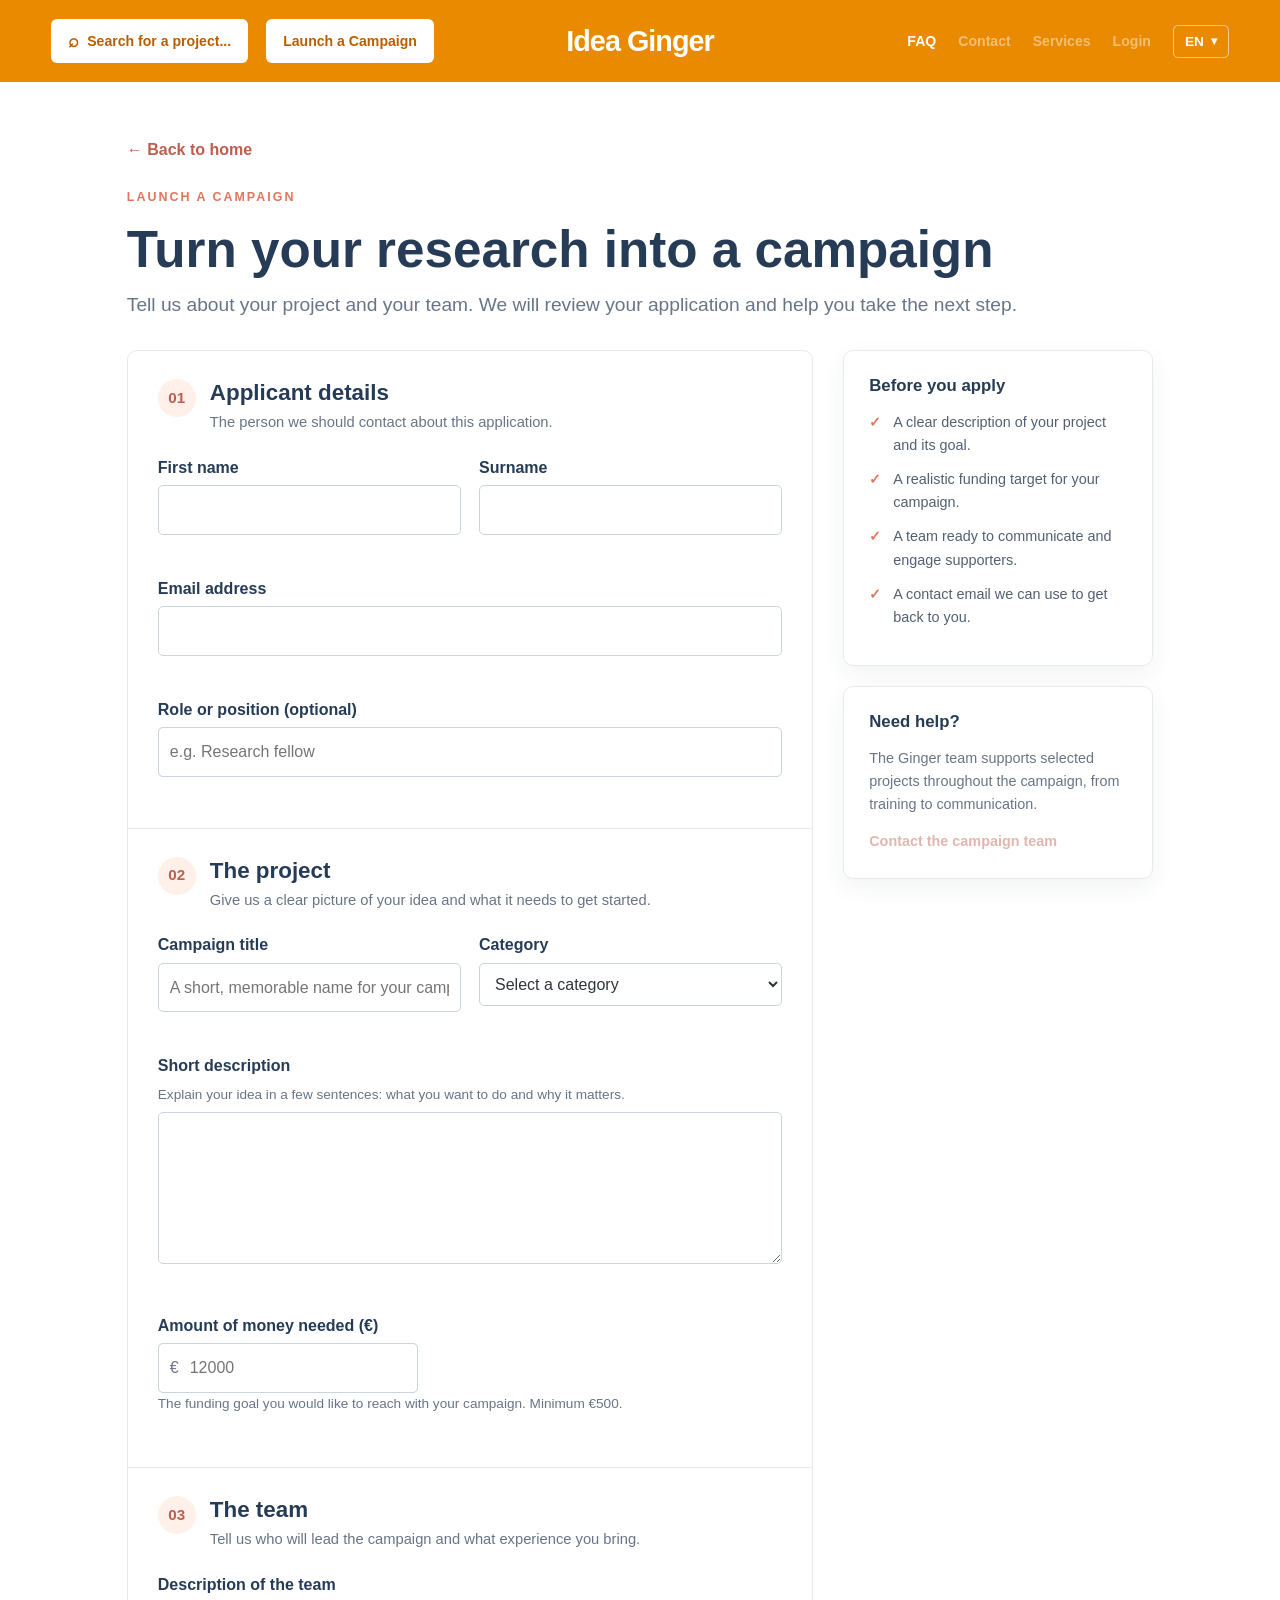
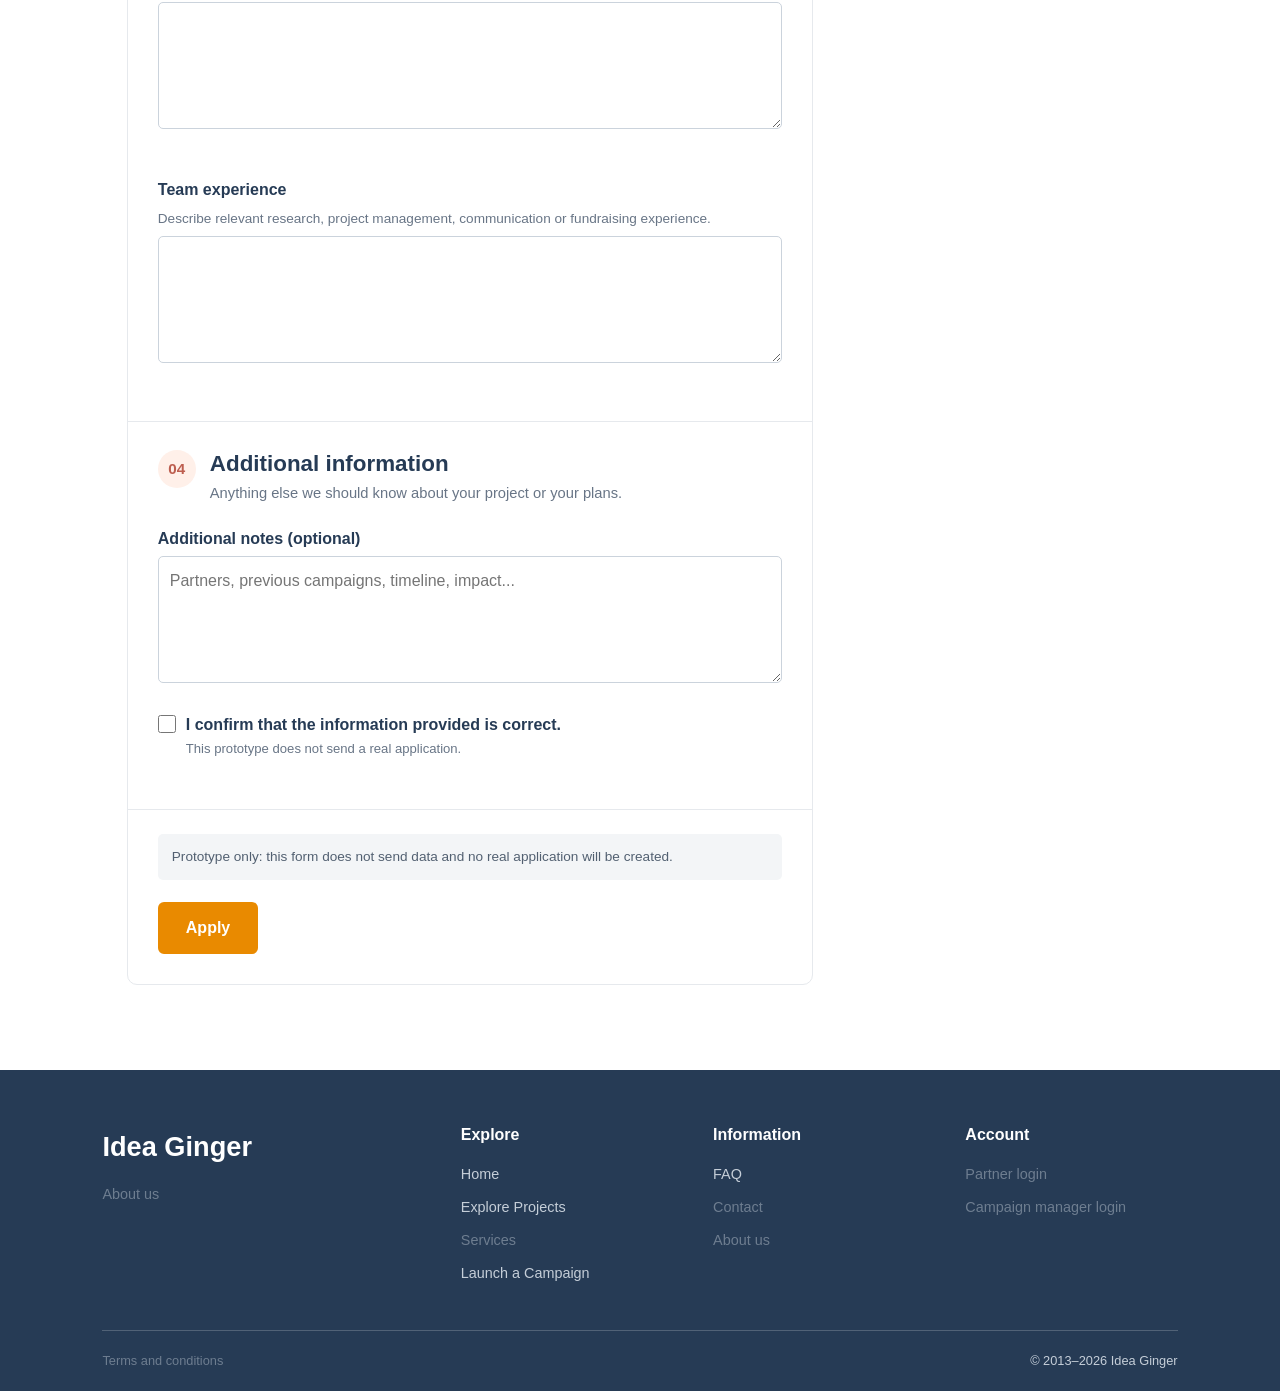
<file: pages/launch.html>
<!DOCTYPE html>
<html lang="en">
<head>
    <meta charset="UTF-8">
    <meta name="viewport" content="width=device-width, initial-scale=1.0">
    <meta name="description" content="Apply to launch a research crowdfunding campaign with Funds TOgether.">
    <title data-i18n="launch.pageTitle">Launch a campaign | Idea Ginger</title>
    <link rel="stylesheet" href="../css/style.css">
    <link rel="stylesheet" href="../css/launch.css">
</head>
<body class="launch-page">
    <header class="site-header">
        <div class="main-header">
            <div class="header-left">
                <a href="explore.html" class="search-projects search-link"
                    data-i18n-aria-label="nav.searchAriaLabel"
                    aria-label="Search for a project">
                    <span class="search-icon" aria-hidden="true">⌕</span>
                    <span class="search-label" data-i18n="nav.searchPlaceholder">Search for a project...</span>
                </a>
                <a href="launch.html" class="campaign-button" data-i18n="nav.launch">Launch a Campaign</a>
            </div>
            <a href="../index.html" class="brand">Idea Ginger</a>
            <nav class="utility-nav" aria-label="Utility navigation">
                <a href="faq.html" data-i18n="nav.faq">FAQ</a>
                <a href="../index.html#contact" class="link-inactive" aria-disabled="true" tabindex="-1" data-i18n="nav.contact">Contact</a>
                <a href="../index.html#services" class="link-inactive" aria-disabled="true" tabindex="-1" data-i18n="nav.services">Services</a>
                <a href="../index.html#login" class="link-inactive" aria-disabled="true" tabindex="-1" data-i18n="nav.login">Login</a>
                <div class="language-selector">
                    <button class="language-button" type="button" aria-label="Change language" aria-expanded="false">
                        <span id="current-language">EN</span><span class="language-arrow" aria-hidden="true">▾</span>
                    </button>
                    <div class="language-dropdown">
                        <button type="button" data-language="en">🇬🇧 English</button>
                        <button type="button" data-language="it">🇮🇹 Italiano</button>
                    </div>
                </div>
            </nav>
        </div>
    </header>

    <main class="launch-main">
        <div class="launch-intro">
            <a href="../index.html" class="back-link">← <span data-i18n="launch.back">Back to home</span></a>
            <p class="eyebrow" data-i18n="launch.eyebrow">LAUNCH A CAMPAIGN</p>
            <h1 data-i18n="launch.title">Turn your research into a campaign</h1>
            <p class="lead" data-i18n="launch.subtitle">Tell us about your project and your team. We will review your application and help you take the next step.</p>
        </div>

        <div class="launch-layout" id="launchLayout">
            <form class="launch-form" id="launchForm" novalidate>

                <section class="launch-section" aria-labelledby="applicant-heading">
                    <div class="section-header">
                        <span class="section-step" aria-hidden="true">01</span>
                        <div>
                            <h2 id="applicant-heading" data-i18n="launch.applicantTitle">Applicant details</h2>
                            <p class="section-help" data-i18n="launch.applicantIntro">The person we should contact about this application.</p>
                        </div>
                    </div>
                    <div class="form-grid">
                        <div class="form-field">
                            <label for="firstName" data-i18n="launch.firstName">First name</label>
                            <input id="firstName" type="text" autocomplete="given-name">
                            <p class="field-error" id="firstNameError" role="alert"></p>
                        </div>
                        <div class="form-field">
                            <label for="lastName" data-i18n="launch.lastName">Surname</label>
                            <input id="lastName" type="text" autocomplete="family-name">
                            <p class="field-error" id="lastNameError" role="alert"></p>
                        </div>
                        <div class="form-field full-field">
                            <label for="email" data-i18n="launch.email">Email address</label>
                            <input id="email" type="email" autocomplete="email">
                            <p class="field-error" id="emailError" role="alert"></p>
                        </div>
                        <div class="form-field full-field">
                            <label for="role" data-i18n="launch.role">Role or position (optional)</label>
                            <input id="role" type="text" autocomplete="organization-title"
                                data-i18n-placeholder="launch.rolePlaceholder" placeholder="e.g. Research fellow">
                            <p class="field-error" id="roleError" role="alert"></p>
                        </div>
                    </div>
                </section>

                <section class="launch-section" aria-labelledby="project-heading">
                    <div class="section-header">
                        <span class="section-step" aria-hidden="true">02</span>
                        <div>
                            <h2 id="project-heading" data-i18n="launch.projectTitle">The project</h2>
                            <p class="section-help" data-i18n="launch.projectIntro">Give us a clear picture of your idea and what it needs to get started.</p>
                        </div>
                    </div>
                    <div class="form-grid">
                        <div class="form-field">
                            <label for="campaignTitle" data-i18n="launch.campaignTitle">Campaign title</label>
                            <input id="campaignTitle" type="text" data-i18n-placeholder="launch.campaignTitlePlaceholder"
                                placeholder="A short, memorable name for your campaign">
                            <p class="field-error" id="campaignTitleError" role="alert"></p>
                        </div>
                        <div class="form-field">
                            <label for="projectCategory" data-i18n="launch.category">Category</label>
                            <select id="projectCategory">
                                <option value="" data-i18n="launch.categoryPlaceholder">Select a category</option>
                                <option value="research" data-i18n="launch.categoryResearch">Research</option>
                                <option value="innovation" data-i18n="launch.categoryInnovation">Innovation</option>
                                <option value="community" data-i18n="launch.categoryCommunity">Community</option>
                                <option value="education" data-i18n="launch.categoryEducation">Education</option>
                                <option value="health" data-i18n="launch.categoryHealth">Health</option>
                                <option value="culture" data-i18n="launch.categoryCulture">Culture</option>
                            </select>
                            <p class="field-error" id="projectCategoryError" role="alert"></p>
                        </div>
                        <div class="form-field full-field">
                            <label for="projectDescription" data-i18n="launch.description">Short description</label>
                            <p class="field-help" data-i18n="launch.descriptionHelp">Explain your idea in a few sentences: what you want to do and why it matters.</p>
                            <textarea id="projectDescription" rows="5" maxlength="800"></textarea>
                            <p class="field-error" id="projectDescriptionError" role="alert"></p>
                        </div>
                        <div class="form-field full-field">
                            <label for="fundingGoal" data-i18n="launch.amount">Amount of money needed (€)</label>
                            <div class="amount-input">
                                <span aria-hidden="true">€</span>
                                <input id="fundingGoal" type="number" min="500" step="100" inputmode="decimal"
                                    data-i18n-placeholder="launch.amountPlaceholder" placeholder="12000">
                            </div>
                            <p class="field-help" data-i18n="launch.amountHelp">The funding goal you would like to reach with your campaign. Minimum €500.</p>
                            <p class="field-error" id="fundingGoalError" role="alert"></p>
                        </div>
                    </div>
                </section>

                <section class="launch-section" aria-labelledby="team-heading">
                    <div class="section-header">
                        <span class="section-step" aria-hidden="true">03</span>
                        <div>
                            <h2 id="team-heading" data-i18n="launch.teamTitle">The team</h2>
                            <p class="section-help" data-i18n="launch.teamIntro">Tell us who will lead the campaign and what experience you bring.</p>
                        </div>
                    </div>
                    <div class="form-grid">
                        <div class="form-field full-field">
                            <label for="teamDescription" data-i18n="launch.teamDescription">Description of the team</label>
                            <textarea id="teamDescription" rows="4"></textarea>
                            <p class="field-error" id="teamDescriptionError" role="alert"></p>
                        </div>
                        <div class="form-field full-field">
                            <label for="teamExperience" data-i18n="launch.teamExperience">Team experience</label>
                            <p class="field-help" data-i18n="launch.teamExperienceHelp">Describe relevant research, project management, communication or fundraising experience.</p>
                            <textarea id="teamExperience" rows="4"></textarea>
                            <p class="field-error" id="teamExperienceError" role="alert"></p>
                        </div>
                    </div>
                </section>

                <section class="launch-section" aria-labelledby="extra-heading">
                    <div class="section-header">
                        <span class="section-step" aria-hidden="true">04</span>
                        <div>
                            <h2 id="extra-heading" data-i18n="launch.extraTitle">Additional information</h2>
                            <p class="section-help" data-i18n="launch.extraIntro">Anything else we should know about your project or your plans.</p>
                        </div>
                    </div>
                    <div class="form-grid">
                        <div class="form-field full-field">
                            <label for="additionalInfo" data-i18n="launch.extraLabel">Additional notes (optional)</label>
                            <textarea id="additionalInfo" rows="4"
                                data-i18n-placeholder="launch.extraPlaceholder"
                                placeholder="Partners, previous campaigns, timeline, impact..."></textarea>
                        </div>
                    </div>
                    <label class="checkbox-row" for="terms">
                        <input id="terms" type="checkbox">
                        <span>
                            <strong data-i18n="launch.terms">I confirm that the information provided is correct.</strong>
                            <small data-i18n="launch.termsHelp">This prototype does not send a real application.</small>
                        </span>
                    </label>
                    <p class="field-error" id="termsError" role="alert"></p>
                </section>

                <p class="prototype-notice" data-i18n="launch.prototypeNotice">Prototype only: this form does not send data and no real application will be created.</p>
                <button class="launch-submit" type="submit" data-i18n="launch.submit">Apply</button>
            </form>

            <aside class="launch-aside" aria-labelledby="checklist-heading">
                <div class="launch-aside-card">
                    <h2 id="checklist-heading" data-i18n="launch.asideChecklistTitle">Before you apply</h2>
                    <ul class="checklist">
                        <li data-i18n="launch.asideChecklist1">A clear description of your project and its goal.</li>
                        <li data-i18n="launch.asideChecklist2">A realistic funding target for your campaign.</li>
                        <li data-i18n="launch.asideChecklist3">A team ready to communicate and engage supporters.</li>
                        <li data-i18n="launch.asideChecklist4">A contact email we can use to get back to you.</li>
                    </ul>
                </div>
                <div class="launch-aside-card">
                    <h2 data-i18n="launch.asideHelpTitle">Need help?</h2>
                    <p data-i18n="launch.asideHelpText">The Ginger team supports selected projects throughout the campaign, from training to communication.</p>
                    <a href="../index.html#contact" class="aside-link link-inactive" aria-disabled="true" tabindex="-1" data-i18n="launch.asideContact">Contact the campaign team</a>
                </div>
            </aside>
        </div>

        <section class="launch-success" id="launchSuccess" aria-live="polite" hidden>
            <span class="launch-success-icon" aria-hidden="true">✓</span>
            <p class="eyebrow" data-i18n="launch.successEyebrow">APPLICATION RECEIVED</p>
            <h2 data-i18n="launch.successTitle">Your application was accepted</h2>
            <p class="lead" data-i18n="launch.successMessage">Thank you for sharing your project with us. Our team will review your application and contact you at the email address you provided.</p>
            <p class="launch-success-note" data-i18n="launch.successNote">This is a test site: no real application was sent.</p>
            <div class="launch-success-actions">
                <a href="../index.html" data-i18n="launch.backHome">Back to Home</a>
                <a href="explore.html" data-i18n="launch.explore">Explore projects</a>
            </div>
        </section>
    </main>

    <footer class="site-footer" id="footer">
        <div class="footer-content">
            <div class="footer-brand">
                <a href="../index.html" class="footer-logo">Idea Ginger</a>
                <p>
                    <a href="#footer" class="link-inactive" aria-disabled="true" tabindex="-1" data-i18n="footer.about">Crowdfunding for ideas, research and social innovation.</a>
                </p>
            </div>
            <div class="footer-column" id="services">
                <h3 data-i18n="footer.explore">Explore</h3>
                <a href="../index.html" data-i18n="nav.home">Home</a>
                <a href="explore.html" data-i18n="nav.explore">Explore Projects</a>
                <a href="../index.html#services" class="link-inactive" aria-disabled="true" tabindex="-1" data-i18n="nav.services">Services</a>
                <a href="launch.html" data-i18n="nav.launch">Launch a campaign</a>
            </div>
            <div class="footer-column" id="faq">
                <h3 data-i18n="footer.information">Information</h3>
                <a href="faq.html" data-i18n="nav.faq">FAQ</a>
                <a href="../index.html#contact" class="link-inactive" aria-disabled="true" tabindex="-1" data-i18n="nav.contact">Contacts</a>
                <a href="#footer" class="link-inactive" aria-disabled="true" tabindex="-1" data-i18n="footer.about">About us</a>
            </div>
            <div class="footer-column" id="contact">
                <h3>Account</h3>
                <a href="../index.html#login" class="link-inactive" aria-disabled="true" tabindex="-1" id="login">Partner login</a>
                <a href="../index.html#login" class="link-inactive" aria-disabled="true" tabindex="-1">Campaign manager login</a>
            </div>
        </div>
        <div class="footer-bottom">
            <p>
                <a href="#footer" class="link-inactive" aria-disabled="true" tabindex="-1" data-i18n="footer.terms">Terms and conditions · Privacy · Cookies</a>
            </p>
            <p>© 2013–2026 Idea Ginger</p>
        </div>
    </footer>
    <script src="../js/language.js"></script>
    <script src="../js/launch.js"></script>
</body>
</html>
</file>
<file: css/style.css>
/* ================================
   1. GENERAL SETTINGS
================================ */

* {
    margin: 0;
    padding: 0;
    box-sizing: border-box;
}

html {
    scroll-behavior: smooth;
    scroll-padding-top: 125px;
}

body {
    font-family: Arial, Helvetica, sans-serif;
    color: #30343b;
    background-color: #ffffff;
    line-height: 1.6;
}

a {
    color: inherit;
    text-decoration: none;
}

.content-section {
    padding: 75px 8%;
}

.section-heading {
    max-width: 850px;
    margin: 0 auto 40px;
    text-align: center;
}

.eyebrow {
    margin-bottom: 10px;
    color: #df765f;
    font-size: 0.78rem;
    font-weight: 700;
    letter-spacing: 2px;
    text-transform: uppercase;
}

h1,
h2,
h3 {
    line-height: 1.25;
}

h1 {
    margin-bottom: 15px;
    color: #263b55;
    font-size: clamp(2.3rem, 4vw, 3.4rem);
}

h2 {
    color: #263b55;
    font-size: clamp(1.8rem, 3vw, 2.4rem);
}

h3 {
    color: #263b55;
    font-size: 1.2rem;
}

.lead {
    color: #687586;
    font-size: 1.2rem;
}

.section-intro {
    max-width: 700px;
    margin: 15px auto 0;
    color: #687586;
    font-size: 1.05rem;
}



/* ================================
   2. STICKY HEADER
================================ */

.site-header {
    position: sticky;
    top: 0;
    z-index: 1000;
    width: 100%;
}

/* Main orange header */

.main-header {
    position: relative;
    min-height: 82px;
    padding: 12px 4%;

    background-color: #e98a00;

    display: grid;
    grid-template-columns: 1fr auto 1fr;
    align-items: center;
    gap: 20px;
}

/* Left side */

.header-left {
    display: flex;
    align-items: center;
    gap: 18px;
}

.search-projects {
    display: flex;
    align-items: center;
    gap: 8px;

    width: clamp(185px, 16vw, 245px);
    min-width: 0;
    padding: 8px 11px;

    border: 1px solid rgba(255, 255, 255, 0.55);
    border-radius: 5px;
    background: rgba(255, 255, 255, 0.08);

    color: #ffffff;
    transition: background-color 0.2s ease, border-color 0.2s ease;
}

.search-projects:hover {
    background: rgba(255, 255, 255, 0.15);
}

.search-projects:focus-within {
    border-color: #ffffff;
    background: rgba(255, 255, 255, 0.15);
}

.search-icon {
    flex: 0 0 auto;
    font-size: 1.4rem;
    line-height: 1;
}

.search-input {
    width: 100%;
    min-width: 0;
    padding: 0;

    border: 0;
    outline: 0;
    background: transparent;

    color: #ffffff;
    font: inherit;
    font-size: 0.9rem;
}

.search-input::placeholder {
    color: rgba(255, 255, 255, 0.9);
    opacity: 1;
}

.search-input::-webkit-search-cancel-button {
    filter: brightness(0) invert(1);
}

/* Search shortcut: styled like the campaign button, but links to Explore */

.search-projects.search-link {
    width: auto;
    padding: 11px 17px;

    border: 0;
    border-radius: 6px;
    background-color: #ffffff;
    color: #b85e00;

    cursor: pointer;
    transition:
        background-color 0.2s ease,
        transform 0.2s ease;
}

.search-projects.search-link:hover {
    background-color: #fff3e2;
    transform: translateY(-1px);
}

.search-projects.search-link:focus-visible {
    outline: 2px solid #ffffff;
    outline-offset: 2px;
}

.search-link {
    font-size: 0.88rem;
    font-weight: 700;
}

.search-link .search-icon {
    color: #b85e00;
    font-size: 1.15rem;
}

.search-link .search-label {
    flex: 1 1 auto;
    overflow: hidden;
    color: #b85e00;
    font-weight: 700;
    white-space: nowrap;
    text-overflow: ellipsis;
}

/* Campaign button */

.campaign-button {
    padding: 11px 17px;

    background-color: #ffffff;
    color: #b85e00;
    border-radius: 6px;

    font-size: 0.88rem;
    font-weight: 700;
    white-space: nowrap;

    transition:
        background-color 0.2s ease,
        transform 0.2s ease;
}

.campaign-button:hover {
    background-color: #fff3e2;
    transform: translateY(-1px);
}

/* Centered brand */

.brand {
    justify-self: center;

    color: #ffffff;
    font-size: 1.8rem;
    font-weight: 800;
    letter-spacing: -1px;
    white-space: nowrap;
}

/* Right side */

.utility-nav {
    justify-self: end;

    display: flex;
    align-items: center;
    justify-content: flex-end;
    gap: 22px;
}

.utility-nav a {
    color: #ffffff;
    font-size: 0.88rem;
    font-weight: 600;
    white-space: nowrap;

    transition: opacity 0.2s ease;
}

.utility-nav a:hover {
    opacity: 0.75;
}


/* Coral section navigation */

.section-bar {
    background-color: #a84332;
}

.section-bar nav {
    min-height: 48px;

    display: flex;
    justify-content: center;
    align-items: stretch;
}

.section-bar a {
    min-width: 130px;
    padding: 12px 30px;

    display: flex;
    justify-content: center;
    align-items: center;

    color: #ffffff;
    font-size: 0.95rem;
    font-weight: 700;

    transition: background-color 0.2s ease;
}

.section-bar a:hover {
    background-color: #d96559;
}

.section-bar a.active {
    background-color: #ce5c52;
}

/* ================================
   3. INTRODUCTION
================================ */

.intro-section {
    padding-top: 85px;
    padding-bottom: 65px;
}

.intro-section .section-heading {
    margin-bottom: 35px;
}

.intro-text {
    max-width: 950px;
    margin: 0 auto;
}

.intro-text p {
    margin-bottom: 18px;
    color: #515b68;
    font-size: 1.05rem;
}


/* ================================
   4. 2026 PROGRAMME
================================ */

.edition-section {
    background-color: #f6f7f9;
}

.edition-highlights {
    max-width: 850px;
    margin: 0 auto 45px;

    display: grid;
    grid-template-columns: repeat(2, 1fr);
    gap: 25px;
}

.edition-highlight {
    padding: 30px;
    background-color: #ffffff;
    border: 1px solid #e6e9ed;
    border-radius: 10px;
    text-align: center;
}

.highlight-number {
    display: block;
    margin-bottom: 12px;
    color: #df765f;
    font-size: 2.8rem;
    font-weight: 800;
    line-height: 1.2;
}

.edition-highlight h3 {
    margin-bottom: 10px;
}

.edition-highlight p {
    color: #687586;
    font-size: 0.95rem;
}

.edition-support {
    max-width: 950px;
    margin: 0 auto;
}

.edition-support > h3 {
    margin-bottom: 22px;
    text-align: center;
    font-size: 1.4rem;
}

.support-points {
    display: grid;
    grid-template-columns: repeat(3, 1fr);
    gap: 20px;
}

.support-point {
    padding: 22px;
    background-color: #ffffff;
    border-radius: 8px;
    border: 1px solid #e6e9ed;
}

.support-icon {
    display: inline-block;
    margin-bottom: 14px;
    color: #df765f;
    font-weight: 800;
    font-size: 1.2rem;
}

.support-point h4 {
    margin-bottom: 8px;
    color: #263b55;
    font-size: 1rem;
}

.support-point p {
    color: #687586;
    font-size: 0.9rem;
}


/* ================================
   5. PROGRAMME PHASES
================================ */

.phases-grid {
    max-width: 1150px;
    margin: 0 auto;

    display: grid;
    grid-template-columns: repeat(4, 1fr);
    gap: 22px;
}

.phase-card {
    min-height: 245px;
    padding: 28px 23px;

    background-color: #ffffff;
    border: 1px solid #e6e9ed;
    border-radius: 10px;

    transition:
        transform 0.2s ease,
        box-shadow 0.2s ease;
}

.phase-card:hover {
    transform: translateY(-4px);
    box-shadow: 0 8px 22px rgba(35, 50, 70, 0.08);
}

.phase-number {
    display: block;
    margin-bottom: 20px;

    color: #df765f;
    font-size: 1.8rem;
    font-weight: 800;
}

.phase-card h3 {
    margin-bottom: 13px;
}

.phase-card p {
    color: #687586;
    font-size: 0.95rem;
}


/* ================================
   6. RESULTS
================================ */

.results-section {
    background-color: #f6f7f9;
}

.stats-grid {
    max-width: 1100px;
    margin: 0 auto 45px;

    display: grid;
    grid-template-columns: repeat(5, 1fr);
    gap: 15px;
}

.stat-card {
    min-height: 135px;
    padding: 20px 12px;

    background-color: #ffffff;
    border-radius: 10px;
    text-align: center;

    display: flex;
    flex-direction: column;
    justify-content: center;
    align-items: center;
}

.stat-number {
    color: #df765f;
    font-size: 1.9rem;
    font-weight: 800;
}

.stat-label {
    margin-top: 5px;
    color: #687586;
    font-size: 0.9rem;
}

.previous-results {
    max-width: 850px;
    margin: 0 auto;
    padding: 25px 30px;

    background-color: #ffffff;
    border-left: 4px solid #e87567;
    border-radius: 5px;
}

.previous-results h3 {
    margin-bottom: 10px;
}

.previous-results p {
    color: #687586;
}


/* ================================
   7. GINGERINO NEWS
================================ */

.news-grid {
    max-width: 1150px;
    margin: 0 auto;

    display: grid;
    grid-template-columns: repeat(3, 1fr);
    gap: 25px;
}

.news-card {
    min-height: 290px;
    padding: 28px;

    background-color: #ffffff;
    border: 1px solid #e6e9ed;
    border-radius: 10px;

    display: flex;
    flex-direction: column;
}

.news-date {
    margin-bottom: 15px;
    color: #df765f;
    font-size: 0.85rem;
    font-weight: 700;
}

.news-card h3 {
    margin-bottom: 15px;
    font-size: 1.15rem;
}

.news-card p {
    color: #687586;
    font-size: 0.95rem;
}


/* ================================
   8. PARTNERS
================================ */

.partners-section {
    background-color: #f6f7f9;
}

.partners-list {
    max-width: 1100px;
    margin: 0 auto;

    display: flex;
    flex-wrap: wrap;
    justify-content: center;
    gap: 13px;
}

.partners-list span {
    padding: 12px 18px;

    background-color: #ffffff;
    border: 1px solid #e5e8ec;
    border-radius: 6px;

    color: #526071;
    font-size: 0.9rem;
    font-weight: 600;
    text-align: center;
}


/* ================================
   9. FOOTER
================================ */

.site-footer {
    padding: 55px 8% 20px;
    background-color: #263b55;
    color: #ffffff;
}

.footer-content {
    max-width: 1200px;
    margin: 0 auto 45px;

    display: grid;
    grid-template-columns: 1.5fr 1fr 1fr 1fr;
    gap: 40px;
}

.footer-logo {
    display: inline-block;
    margin-bottom: 15px;

    color: #ffffff;
    font-size: 1.7rem;
    font-weight: 800;
}

.footer-brand p {
    max-width: 260px;
    color: #c5ced8;
    font-size: 0.9rem;
}

.footer-column {
    display: flex;
    flex-direction: column;
    align-items: flex-start;
    gap: 10px;
}

.footer-column h3 {
    margin-bottom: 8px;
    color: #ffffff;
    font-size: 1rem;
}

.footer-column a {
    color: #c5ced8;
    font-size: 0.9rem;
    transition: color 0.2s ease;
}

.footer-column a:hover {
    color: #ffffff;
}

.footer-bottom {
    max-width: 1200px;
    margin: 0 auto;
    padding-top: 20px;

    border-top: 1px solid rgba(255, 255, 255, 0.2);

    display: flex;
    justify-content: space-between;
    flex-wrap: wrap;
    gap: 12px;
}

.footer-bottom p {
    color: #c5ced8;
    font-size: 0.8rem;
}


/* ================================
   10. RESPONSIVE LAYOUT
================================ */


@media (max-width: 1100px) {

    .main-header {
        padding-left: 3%;
        padding-right: 3%;
        gap: 12px;
    }

    .header-left {
        gap: 10px;
    }

    .utility-nav {
        gap: 12px;
    }

    .search-projects,
    .utility-nav a {
        font-size: 0.8rem;
    }

    .search-input {
        font-size: 0.8rem;
    }

    .campaign-button {
        padding: 10px 12px;
        font-size: 0.8rem;
    }
}


@media (max-width: 800px) {

    .main-header {
        grid-template-columns: 1fr 1fr;
        gap: 15px;
        padding: 14px 5%;
    }

    .brand {
        grid-column: 1 / -1;
        grid-row: 1;
        margin-bottom: 5px;
    }

    .header-left {
        grid-column: 1;
        grid-row: 2;
        flex-wrap: wrap;
    }

    .utility-nav {
        grid-column: 2;
        grid-row: 2;
        flex-wrap: wrap;
    }
}


@media (max-width: 700px) {

    .section-bar a {
        min-width: 50%;
        padding: 12px 15px;
    }
}


@media (max-width: 480px) {

    .main-header {
        display: flex;
        flex-direction: column;
        gap: 14px;
    }

    .header-left {
        justify-content: center;
        flex-wrap: wrap;
        width: 100%;
    }

    .search-projects {
        width: min(100%, 300px);
    }

    .utility-nav {
        justify-content: center;
        flex-wrap: wrap;
    }

    .brand {
        order: -1;
    }
}


@media (max-width: 700px) {

    html {
        scroll-padding-top: 150px;
    }

    .main-header {
        flex-direction: column;
        gap: 10px;
        padding: 14px 5%;
    }

    .utility-nav {
        justify-content: center;
        gap: 10px 18px;
    }

    .utility-nav a {
        font-size: 0.82rem;
    }

    .section-bar a {
        min-width: 50%;
        padding: 12px 15px;
    }

    .content-section {
        padding: 55px 6%;
    }

    .edition-highlights {
        grid-template-columns: 1fr;
    }

    .edition-highlight {
        padding: 25px;
    }

    .phases-grid {
        grid-template-columns: 1fr;
    }

    .stats-grid {
        grid-template-columns: repeat(2, 1fr);
    }

    .news-grid {
        grid-template-columns: 1fr;
    }

    .footer-content {
        grid-template-columns: 1fr 1fr;
        gap: 30px 20px;
    }

    .footer-bottom {
        flex-direction: column;
    }
}


@media (max-width: 420px) {

    .stats-grid {
        grid-template-columns: 1fr;
    }

    .footer-content {
        grid-template-columns: 1fr;
    }

    .brand {
        font-size: 1.5rem;
    }
}

/* =========================================
   LANGUAGE SELECTOR
========================================= */

.language-selector {
    position: relative;
    display: inline-flex;
    align-items: center;
}

.language-button {
    display: flex;
    align-items: center;
    gap: 7px;
    padding: 8px 11px;

    background: transparent;
    border: 1px solid rgba(255, 255, 255, 0.55);
    border-radius: 5px;

    color: #ffffff;
    font-family: inherit;
    font-size: 0.85rem;
    font-weight: 700;

    cursor: pointer;
    transition: background-color 0.2s ease;
}

.language-button:hover,
.language-button[aria-expanded="true"] {
    background-color: rgba(255, 255, 255, 0.15);
}

.language-arrow {
    font-size: 0.75rem;
}

.language-dropdown {
    display: none;
    position: absolute;
    top: calc(100% + 8px);
    right: 0;
    z-index: 1100;

    min-width: 150px;
    padding: 5px;

    background: #ffffff;
    border: 1px solid #e6e9ed;
    border-radius: 6px;
    box-shadow: 0 5px 15px rgba(0, 0, 0, 0.14);
}

.language-selector.open .language-dropdown {
    display: block;
}

.language-dropdown button {
    display: block;
    width: 100%;
    padding: 10px 12px;

    border: none;
    border-radius: 4px;
    background: transparent;

    color: #30343b;
    font-family: inherit;
    font-size: 0.9rem;
    text-align: left;

    cursor: pointer;
}

.language-dropdown button:hover {
    background: #f3f5f7;
}

.language-dropdown button.active {
    background: #fff0e9;
    color: #bd5e4f;
    font-weight: 700;
}

/* Responsive */

.confirmation-main { display: grid; min-height: 560px; place-items: center; padding: 55px 6%; background: #f6f7f9; }
.confirmation-card { max-width: 650px; padding: 55px; background: #fff; border: 1px solid #e6e9ed; border-radius: 10px; text-align: center; box-shadow: 0 8px 25px rgba(35,50,70,.08); }
.confirmation-icon { display: inline-grid; width: 58px; height: 58px; margin-bottom: 20px; place-items: center; border-radius: 50%; background: #e4f4eb; color: #23764a; font-size: 2rem; font-weight: 800; }
.confirmation-card > p:not(.eyebrow):not(.lead) { margin-top: 18px; color: #687586; }
.confirmation-amount { color: #263b55 !important; font-size: 1.2rem; font-weight: 800; }
.confirmation-actions { display: flex; justify-content: center; flex-wrap: wrap; gap: 12px; margin-top: 30px; }
.confirmation-actions a { display: inline-block; min-width: 190px; padding: 13px 22px; border: 1px solid #e87567; border-radius: 6px; background: #e87567; color: #fff; font-weight: 800; text-align: center; text-decoration: none; transition: background-color 0.2s ease, transform 0.2s ease; }
.confirmation-actions a:hover { border-color: #cf6256; background: #cf6256; color: #fff; transform: translateY(-1px); }

@media (max-width: 700px) {
    .confirmation-card { padding: 35px 22px; }
}

@media (max-width: 800px) {
    .language-selector {
        margin-left: 5px;
    }
}

/* =========================================
   INACTIVE / PLACEHOLDER LINKS
========================================= */

.link-inactive {
    opacity: 0.45;
    cursor: not-allowed;
}

.utility-nav a.link-inactive,
.utility-nav a.link-inactive:hover {
    opacity: 0.45;
    cursor: not-allowed;
}

.footer-column a.link-inactive,
.footer-column a.link-inactive:hover {
    color: #c5ced8;
    opacity: 0.45;
    cursor: not-allowed;
}
</file>
<file: css/checkout.css>
/* Checkout page */
.checkout-main { max-width: 1180px; margin: 0 auto; padding: 55px 6% 85px; }
.checkout-intro { margin-bottom: 30px; }
.back-link { display: inline-block; margin-bottom: 25px; color: #bd5e4f; font-weight: 700; }
.checkout-intro h1 { margin-bottom: 8px; }
.support-layout { display: grid; grid-template-columns: minmax(0, 1fr) 310px; gap: 30px; align-items: start; }
.support-form, .contribution-summary { background: #fff; border: 1px solid #e6e9ed; border-radius: 10px; }
.checkout-section { padding: 28px 30px; border-bottom: 1px solid #e6e9ed; }
.checkout-section h2, .contribution-summary h2 { margin-bottom: 14px; font-size: 1.4rem; }
.project-summary-title { color: #263b55; font-weight: 800; }
.project-summary-text, .section-help { color: #687586; font-size: .92rem; }
.amount-options { display: grid; grid-template-columns: repeat(4, 1fr); gap: 12px; margin-top: 22px; }
.amount-choice { display: flex; flex-direction: column; align-items: flex-start; justify-content: flex-start; min-height: 120px; padding: 15px 12px; border: 2px solid #dfe4e9; border-radius: 7px; background: #fff; color: #263b55; cursor: pointer; font: inherit; text-align: left; }
.amount-choice:hover, .amount-choice.selected { border-color: #e87567; background: #fff8f5; }
.amount-choice.selected { box-shadow: 0 0 0 2px rgba(232,117,103,.18); }
.amount-choice strong, .amount-choice small { display: block; }
.amount-choice strong { font-size: 1.25rem; margin-bottom: 8px; }
.amount-choice small { color: #687586; font-size: .8rem; line-height: 1.4; }
.custom-amount-field { max-width: 250px; margin-top: 18px; }
.custom-amount-field label, .form-field label { display: block; margin-bottom: 5px; color: #263b55; font-weight: 700; }
.currency-input { display: flex; align-items: center; border: 1px solid #cbd3dc; border-radius: 5px; }
.currency-input span { padding-left: 11px; color: #687586; }
.currency-input input { width: 100%; padding: 10px; border: 0; outline: 0; font: inherit; }
.minimum-note { margin-top: 15px; color: #687586; font-size: .85rem; }
.form-grid { display: grid; grid-template-columns: 1fr 1fr; gap: 18px; margin-top: 18px; }
.full-field { grid-column: 1 / -1; }
.form-field input { width: 100%; padding: 11px; border: 1px solid #cbd3dc; border-radius: 5px; font: inherit; }
.form-field input:focus, .currency-input:focus-within { border-color: #e87567; outline: 2px solid rgba(232,117,103,.2); }
.form-field input:disabled { background: #f3f5f7; color: #8793a1; }
.checkbox-row { display: flex; gap: 10px; margin-top: 22px; color: #263b55; cursor: pointer; }
.terms-row { margin-top: 0; padding: 22px 30px 0; }
.checkbox-row input { flex: 0 0 auto; width: 18px; height: 18px; margin-top: 3px; accent-color: #e87567; }
.checkbox-row strong, .checkbox-row small { display: block; }
.checkbox-row small { color: #687586; font-size: .82rem; font-weight: 400; }
.payment-options { display: grid; grid-template-columns: 1fr 1fr; gap: 12px; margin-top: 20px; }
.payment-choice { display: flex; gap: 10px; padding: 15px; border: 2px solid #dfe4e9; border-radius: 7px; cursor: pointer; }
.payment-choice:has(input:checked) { border-color: #e87567; background: #fff8f5; }
.payment-choice input { accent-color: #e87567; }
.payment-choice strong, .payment-choice small { display: block; }
.payment-choice small { color: #687586; font-size: .8rem; }
.prototype-notice { margin-top: 18px; padding: 12px 14px; background: #f3f5f7; color: #526071; font-size: .85rem; }
.field-error { min-height: 1.35em; margin-top: 5px; color: #b33d36; font-size: .82rem; }
.submit-button { display: inline-block; margin: 25px 30px 30px; padding: 13px 22px; border: 0; border-radius: 6px; background: #e98a00; color: #fff; cursor: pointer; font: inherit; font-weight: 800; text-align: center; transition: background-color 0.2s ease, transform 0.2s ease; }
.submit-button:hover { background: #cf7600; transform: translateY(-1px); }
.submit-button:focus-visible { outline: 3px solid rgba(233,138,0,.35); outline-offset: 2px; }
.contribution-summary { position: sticky; top: 150px; padding: 25px; box-shadow: 0 8px 25px rgba(35,50,70,.08); }
.summary-project { margin-bottom: 22px; color: #687586; font-size: .9rem; }
.summary-row, .summary-total { display: flex; justify-content: space-between; gap: 15px; padding: 13px 0; border-top: 1px solid #e6e9ed; }
.summary-total { color: #263b55; font-size: 1.2rem; font-weight: 800; }
.summary-change { display: inline-block; margin-top: 8px; color: #bd5e4f; font-size: .88rem; font-weight: 700; }
.is-hidden { display: none; }
@media (max-width: 900px) { .support-layout { grid-template-columns: 1fr; } .contribution-summary { position: static; grid-row: 1; } }
@media (max-width: 650px) { .amount-options, .payment-options, .form-grid { grid-template-columns: 1fr 1fr; } .custom-choice { grid-column: 1 / -1; } .checkout-section { padding: 24px 20px; } .terms-row { padding-left: 20px; padding-right: 20px; } .submit-button { margin-left: 20px; margin-right: 20px; } }
</file>
<file: css/explore.css>
/* =========================================
   EXPLORE PROJECTS PAGE
   Builds on the shared styles in style.css
========================================= */

[hidden] {
    display: none !important;
}


/* =========================================
   1. PAGE INTRODUCTION
========================================= */

.explore-hero {
    padding: 72px 8% 58px;
    background: linear-gradient(180deg, #ffffff 0%, #fbfbfc 100%);
    border-bottom: 1px solid #eef1f4;
    text-align: center;
}

.explore-hero-inner {
    max-width: 850px;
    margin: 0 auto;
}

.explore-hero h1 {
    margin-bottom: 14px;
}

.explore-hero .lead {
    max-width: 690px;
    margin: 0 auto;
}


/* =========================================
   2. PROJECT LIST + TOOLBAR
========================================= */

.explore-projects {
    padding-top: 50px;
    background-color: #f6f7f9;
}

.project-toolbar {
    max-width: 1200px;
    margin: 0 auto 30px;

    display: flex;
    align-items: center;
    justify-content: space-between;
    flex-wrap: wrap;
    gap: 15px 25px;
}

.filter-group {
    display: flex;
    gap: 4px;
    padding: 5px;

    background-color: #ffffff;
    border: 1px solid #e6e9ed;
    border-radius: 9px;
}

.filter-button {
    padding: 9px 18px;

    border: 0;
    border-radius: 6px;
    background: transparent;

    color: #687586;
    font-family: inherit;
    font-size: 0.88rem;
    font-weight: 700;
    white-space: nowrap;

    cursor: pointer;
    transition:
        background-color 0.2s ease,
        color 0.2s ease;
}

.filter-button:hover {
    background-color: #f3f5f7;
    color: #263b55;
}

.filter-button.active {
    background-color: #263b55;
    color: #ffffff;
}

.filter-button:focus-visible {
    outline: 2px solid #e98a00;
    outline-offset: 2px;
}

.project-count {
    color: #5f6b78;
    font-size: 0.9rem;
}


/* =========================================
   3. PROJECT GRID
========================================= */

.project-grid {
    max-width: 1200px;
    margin: 0 auto;

    display: grid;
    grid-template-columns: repeat(3, minmax(0, 1fr));
    gap: 26px;
}

.project-card {
    min-width: 0;

    display: flex;
    flex-direction: column;

    overflow: hidden;

    background-color: #ffffff;
    border: 1px solid #e6e9ed;
    border-radius: 12px;

    color: inherit;

    transition:
        transform 0.22s ease,
        box-shadow 0.22s ease,
        border-color 0.22s ease;
}

.project-card:hover {
    transform: translateY(-5px);
    border-color: #d8dde3;
    box-shadow: 0 12px 28px rgba(35, 50, 70, 0.11);
}

.project-card:focus-visible {
    outline: 3px solid #e98a00;
    outline-offset: 3px;
}


/* -----------------------------------------
   Card cover
----------------------------------------- */

.project-media {
    position: relative;

    height: 152px;

    display: flex;
    align-items: center;
    justify-content: center;

    isolation: isolate;
    overflow: hidden;
}

.project-media::before {
    content: "";

    position: absolute;
    inset: 0;
    z-index: -1;

    background-image: radial-gradient(
        rgba(255, 255, 255, 0.16) 1px,
        transparent 1px
    );
    background-size: 17px 17px;
}

.project-media::after {
    content: "";

    position: absolute;
    left: 0;
    right: 0;
    bottom: 0;
    z-index: -1;

    height: 65%;

    background: linear-gradient(
        to top,
        rgba(25, 34, 45, 0.24),
        transparent
    );
}

.project-media--environment {
    background: linear-gradient(135deg, #1f6f5c 0%, #52a886 100%);
}

.project-media--education {
    background: linear-gradient(135deg, #b96518 0%, #e6a24e 100%);
}

.project-media--health {
    background: linear-gradient(135deg, #a84a61 0%, #dc8794 100%);
}

.project-media--digital {
    background: linear-gradient(135deg, #2f4f7a 0%, #6e95c1 100%);
}

.project-media--society {
    background: linear-gradient(135deg, #8a4f4a 0%, #cf8a76 100%);
}

.project-media--culture {
    background: linear-gradient(135deg, #74405f 0%, #b57c9a 100%);
}

.project-media--heritage {
    background: linear-gradient(135deg, #6c5e33 0%, #ab9a5e 100%);
}

.project-icon {
    font-size: 3.1rem;
    line-height: 1;
    filter: drop-shadow(0 3px 6px rgba(0, 0, 0, 0.2));
}

.project-status {
    position: absolute;
    top: 13px;
    right: 13px;

    padding: 5px 11px;

    border-radius: 999px;

    font-size: 0.7rem;
    font-weight: 800;
    letter-spacing: 0.6px;
    line-height: 1.2;
    text-transform: uppercase;
}

.project-status--active {
    background-color: rgba(255, 255, 255, 0.94);
    color: #2c6f56;
}

.project-status--active::before {
    content: "";

    display: inline-block;
    width: 6px;
    height: 6px;
    margin-right: 5px;

    border-radius: 50%;
    background-color: #3f9c77;

    vertical-align: 1px;
}

.project-status--completed {
    background-color: rgba(38, 59, 85, 0.92);
    color: #ffffff;
}

.project-category {
    position: absolute;
    left: 14px;
    bottom: 12px;

    padding: 4px 10px;

    border: 1px solid rgba(255, 255, 255, 0.34);
    border-radius: 999px;
    background-color: rgba(255, 255, 255, 0.16);

    color: #ffffff;
    font-size: 0.68rem;
    font-weight: 700;
    letter-spacing: 0.6px;
    line-height: 1.3;
    text-transform: uppercase;

    backdrop-filter: blur(4px);
}


/* -----------------------------------------
   Card content
----------------------------------------- */

.project-body {
    flex: 1;
    padding: 22px 22px 20px;

    display: flex;
    flex-direction: column;
}

.project-title {
    display: -webkit-box;
    -webkit-box-orient: vertical;
    -webkit-line-clamp: 2;
    overflow: hidden;

    min-height: 2.7em;
    margin-bottom: 9px;

    color: #263b55;
    font-size: 1.1rem;
    line-height: 1.35;
}

.project-description {
    display: -webkit-box;
    -webkit-box-orient: vertical;
    -webkit-line-clamp: 3;
    overflow: hidden;

    min-height: 4.65em;
    margin-bottom: 18px;

    color: #687586;
    font-size: 0.9rem;
    line-height: 1.55;
}

.project-progress-row {
    display: flex;
    align-items: baseline;
    justify-content: space-between;
    flex-wrap: wrap;
    gap: 4px 12px;
}

.project-raised {
    color: #263b55;
    font-size: 1.05rem;
    font-weight: 800;
}

.project-goal {
    margin-left: 3px;

    color: #65707d;
    font-size: 0.76rem;
    font-weight: 500;
}

.project-percent {
    padding: 2px 9px;

    border-radius: 999px;
    background-color: #fff0e9;

    color: #a94834;
    font-size: 0.9rem;
    font-weight: 800;
}

.project-progress {
    height: 7px;
    margin: 10px 0 17px;

    overflow: hidden;

    border-radius: 999px;
    background-color: #edf0f3;
}

.project-progress span {
    display: block;
    height: 100%;

    border-radius: 999px;
    background: linear-gradient(90deg, #e98a00 0%, #e87567 100%);
}

.project-progress--completed span {
    background: linear-gradient(90deg, #2c6f56 0%, #6bb394 100%);
}

.project-footer {
    margin-top: auto;
    padding-top: 15px;

    border-top: 1px solid #edf0f3;

    display: flex;
    align-items: center;
    justify-content: space-between;
    gap: 12px;
}

.project-days {
    color: #687586;
    font-size: 0.82rem;
}

.days-value {
    color: #263b55;
    font-weight: 800;
}

.project-days--closed {
    color: #65707d;
    font-weight: 600;
}

.project-days--closed::before {
    content: "✓";

    margin-right: 6px;

    color: #2c6f56;
    font-weight: 800;
}

.project-link {
    display: inline-flex;
    align-items: center;
    gap: 5px;

    color: #b4533f;
    font-size: 0.82rem;
    font-weight: 700;
    white-space: nowrap;

    transition: gap 0.2s ease, color 0.2s ease;
}

.project-card:hover .project-link {
    gap: 9px;
    color: #963f2f;
}

.project-card--closed .project-media {
    filter: saturate(0.82);
}

.project-card--closed:hover .project-media {
    filter: saturate(1);
}


/* =========================================
   4. EMPTY STATE + PLACEHOLDER TOAST
========================================= */

.explore-empty {
    max-width: 620px;
    margin: 10px auto 0;
    padding: 48px 30px;

    background-color: #ffffff;
    border: 1px dashed #d6dbe1;
    border-radius: 12px;

    color: #687586;
    text-align: center;
}

.project-toast {
    position: fixed;
    left: 50%;
    bottom: 28px;
    z-index: 2000;

    padding: 13px 22px;

    background-color: #263b55;
    border-radius: 8px;
    box-shadow: 0 10px 30px rgba(22, 32, 45, 0.28);

    color: #ffffff;
    font-size: 0.9rem;

    opacity: 0;
    transform: translate(-50%, 12px);
    transition:
        opacity 0.22s ease,
        transform 0.22s ease;
}

.project-toast.visible {
    opacity: 1;
    transform: translate(-50%, 0);
}


/* =========================================
   5. RESPONSIVE LAYOUT
========================================= */

@media (max-width: 1050px) {

    .project-grid {
        grid-template-columns: repeat(2, minmax(0, 1fr));
    }
}


@media (max-width: 760px) {

    .explore-hero {
        padding: 50px 6% 42px;
    }

    .explore-projects {
        padding-top: 38px;
    }

    .project-toolbar {
        flex-direction: column;
        align-items: stretch;
    }

    .filter-group {
        width: 100%;
    }

    .filter-button {
        flex: 1;
        padding: 9px 10px;
    }

    .project-count {
        text-align: center;
    }

    .project-grid {
        grid-template-columns: 1fr;
        gap: 20px;
    }
}


@media (max-width: 420px) {

    .filter-button {
        padding: 8px 5px;
        font-size: 0.8rem;
    }

    .project-body {
        padding: 19px 18px 17px;
    }

    .project-media {
        height: 138px;
    }
}


/* Respect reduced-motion preferences */
@media (prefers-reduced-motion: reduce) {

    .project-card,
    .project-link,
    .project-toast {
        transition: none;
    }

    .project-card:hover {
        transform: none;
    }
}
</file>
<file: css/faq.css>
/* =========================================
   FAQ PAGE
   Builds on the shared styles in style.css
======================================== */

/* =========================================
   1. PAGE INTRODUCTION
======================================== */

.faq-hero {
    padding: 72px 8% 58px;
    background: linear-gradient(180deg, #ffffff 0%, #fbfbfc 100%);
    border-bottom: 1px solid #eef1f4;
    text-align: center;
}

.faq-hero-inner {
    max-width: 850px;
    margin: 0 auto;
}

.faq-hero h1 {
    margin-bottom: 14px;
}

.faq-hero .lead {
    max-width: 720px;
    margin: 0 auto;
}

.faq-stats {
    max-width: 900px;
    margin: 34px auto 0;

    display: grid;
    grid-template-columns: repeat(3, 1fr);
    gap: 18px;
}

.faq-stat {
    padding: 22px 18px;

    background: #ffffff;
    border: 1px solid #e6e9ed;
    border-radius: 10px;

    text-align: center;
}

.faq-stat strong {
    display: block;
    margin-bottom: 5px;

    color: #df765f;
    font-size: 1.9rem;
    font-weight: 800;
    line-height: 1.2;
}

.faq-stat span {
    color: #687586;
    font-size: 0.85rem;
}

/* Active utility link on this page */

.faq-page .utility-nav a[aria-current="page"] {
    padding-bottom: 2px;
    border-bottom: 2px solid #ffffff;
}

/* =========================================
   2. FAQ LAYOUT + SIDEBAR
======================================== */

.faq-section {
    background-color: #f6f7f9;
}

.faq-layout {
    max-width: 1180px;
    margin: 0 auto;

    display: grid;
    grid-template-columns: 250px minmax(0, 1fr);
    gap: 45px;
    align-items: start;
}

.faq-aside {
    position: sticky;
    top: 150px;

    display: flex;
    flex-direction: column;
    gap: 20px;
}

.faq-toc {
    padding: 24px;

    background: #ffffff;
    border: 1px solid #e6e9ed;
    border-radius: 10px;
}

.faq-toc h2 {
    margin-bottom: 14px;
    font-size: 1rem;
}

.faq-toc nav {
    display: flex;
    flex-direction: column;
    gap: 4px;
}

.faq-toc a {
    padding: 8px 10px;

    border-radius: 5px;

    color: #526071;
    font-size: 0.9rem;
    font-weight: 600;

    transition: background-color 0.2s ease, color 0.2s ease;
}

.faq-toc a:hover {
    background-color: #fff0e9;
    color: #bd5e4f;
}

.faq-help {
    padding: 24px;

    background: #263b55;
    border-radius: 10px;
    color: #ffffff;
}

.faq-help h2 {
    margin-bottom: 9px;
    color: #ffffff;
    font-size: 1rem;
}

.faq-help p {
    color: #c5ced8;
    font-size: 0.88rem;
}

.faq-help a {
    display: inline-block;
    margin-top: 14px;

    color: #f7b19e;
    font-size: 0.88rem;
    font-weight: 700;
}

.faq-help a:hover {
    color: #ffffff;
}

/* =========================================
   3. FAQ GROUPS + ACCORDION
======================================== */

.faq-groups {
    min-width: 0;
}

.faq-group {
    margin-bottom: 42px;
    scroll-margin-top: 150px;
}

.faq-group:last-child {
    margin-bottom: 0;
}

.faq-group-heading {
    margin-bottom: 18px;
}

.faq-group-heading .eyebrow {
    margin-bottom: 7px;
    color: #b4533f;
}

.faq-group-heading h2 {
    font-size: 1.6rem;
}

.faq-item {
    margin-bottom: 12px;

    overflow: hidden;

    background: #ffffff;
    border: 1px solid #e6e9ed;
    border-radius: 10px;

    transition:
        border-color 0.2s ease,
        box-shadow 0.2s ease;
}

.faq-item[open] {
    border-color: #f0c2b8;
    box-shadow: 0 6px 18px rgba(35, 50, 70, 0.06);
}

.faq-item summary {
    position: relative;

    padding: 19px 55px 19px 22px;

    color: #263b55;
    font-size: 1rem;
    font-weight: 700;
    line-height: 1.4;

    cursor: pointer;
    list-style: none;
    transition: background-color 0.2s ease;
}

.faq-item summary::-webkit-details-marker {
    display: none;
}

.faq-item summary::after {
    content: "";

    position: absolute;
    top: 50%;
    right: 20px;
    transform: translateY(-50%);

    display: grid;
    width: 26px;
    height: 26px;
    place-items: center;

    border-radius: 50%;
    background-color: #fff0e9;
    background-image:
        linear-gradient(#bd5e4f, #bd5e4f),
        linear-gradient(#bd5e4f, #bd5e4f);
    background-position: center, center;
    background-repeat: no-repeat, no-repeat;
    background-size: 10px 2px, 2px 10px;

    color: #bd5e4f;
    font-size: 1.15rem;
    font-weight: 700;
    line-height: 1;
}

.faq-item[open] summary::after {
    content: "";

    background-color: #263b55;
    background-image: linear-gradient(#ffffff, #ffffff);
    background-size: 10px 2px;
}

.faq-item summary:hover {
    background: #fffaf8;
}

.faq-item summary:focus-visible {
    outline: 3px solid rgba(233, 138, 0, 0.35);
    outline-offset: -3px;
}

.faq-answer {
    padding: 0 22px 22px;

    color: #687586;
    font-size: 0.95rem;
}

.faq-answer p + p {
    margin-top: 12px;
}

.faq-answer strong {
    color: #263b55;
}

/* =========================================
   4. BOTTOM CALL TO ACTION
======================================== */

.faq-cta {
    padding: 65px 8%;

    background: #263b55;
    color: #ffffff;
    text-align: center;
}

.faq-cta .eyebrow {
    color: #f7b19e;
}

.faq-cta h2 {
    margin-bottom: 12px;
    color: #ffffff;
}

.faq-cta p {
    max-width: 620px;
    margin: 0 auto;
    color: #d7dfe7;
}

.faq-cta-actions {
    margin-top: 26px;

    display: flex;
    justify-content: center;
    flex-wrap: wrap;
    gap: 12px;
}

.faq-cta-actions a {
    display: inline-block;
    min-width: 190px;
    padding: 13px 22px;

    border: 1px solid #e87567;
    border-radius: 6px;
    background: #e87567;

    color: #ffffff;
    font-weight: 800;
    text-align: center;

    transition:
        background-color 0.2s ease,
        border-color 0.2s ease,
        transform 0.2s ease;
}

.faq-cta-actions a:hover {
    border-color: #cf6256;
    background: #cf6256;
    transform: translateY(-1px);
}

.faq-cta-actions a + a {
    background: transparent;
    border-color: rgba(255, 255, 255, 0.55);
}

.faq-cta-actions a + a:hover {
    background: rgba(255, 255, 255, 0.1);
    border-color: #ffffff;
}

/* =========================================
   5. RESPONSIVE LAYOUT
======================================== */

@media (max-width: 900px) {

    .faq-layout {
        grid-template-columns: 1fr;
        gap: 32px;
    }

    .faq-aside {
        position: static;
        order: -1;
    }

    .faq-toc nav {
        flex-direction: row;
        flex-wrap: wrap;
    }

    .faq-toc a {
        background: #f6f7f9;
    }
}

@media (max-width: 760px) {

    .faq-hero {
        padding: 50px 6% 42px;
    }

    .faq-stats {
        grid-template-columns: 1fr;
        gap: 12px;
    }

    .faq-stat {
        padding: 18px;
    }

    .faq-stat strong {
        font-size: 1.6rem;
    }

    .faq-group-heading h2 {
        font-size: 1.4rem;
    }

    .faq-item summary {
        padding: 17px 52px 17px 18px;
        font-size: 0.95rem;
    }

    .faq-answer {
        padding: 0 18px 18px;
    }

    .faq-cta {
        padding: 55px 6%;
    }
}

@media (max-width: 480px) {

    .faq-toc {
        padding: 18px;
    }

    .faq-toc a {
        padding: 7px 9px;
        font-size: 0.84rem;
    }

    .faq-help {
        padding: 20px;
    }

    .faq-cta-actions a {
        min-width: 100%;
    }
}

@media (prefers-reduced-motion: reduce) {

    .faq-item,
    .faq-item summary,
    .faq-toc a,
    .faq-cta-actions a {
        transition: none;
    }

    .faq-cta-actions a:hover {
        transform: none;
    }
}
</file>
<file: css/launch.css>
/* Launch campaign page */
.launch-page [hidden] { display: none !important; }
.launch-main { max-width: 1180px; margin: 0 auto; padding: 55px 6% 85px; }
.launch-intro { margin-bottom: 30px; }
.back-link { display: inline-block; margin-bottom: 25px; color: #bd5e4f; font-weight: 700; }
.launch-intro h1 { margin-bottom: 8px; }
.launch-layout { display: grid; grid-template-columns: minmax(0, 1fr) 310px; gap: 30px; align-items: start; }
.launch-form, .launch-aside-card, .launch-success { background: #fff; border: 1px solid #e6e9ed; border-radius: 10px; }
.launch-section { padding: 28px 30px; border-bottom: 1px solid #e6e9ed; }
.launch-section h2 { margin-bottom: 4px; font-size: 1.4rem; }

.section-header { display: flex; align-items: flex-start; gap: 14px; margin-bottom: 20px; }
.section-step { flex: 0 0 auto; display: inline-flex; justify-content: center; align-items: center; width: 38px; height: 38px; border-radius: 50%; background: #fff0e9; color: #bd5e4f; font-size: .95rem; font-weight: 800; }
.section-help { color: #687586; font-size: .92rem; }

.form-grid { display: grid; grid-template-columns: 1fr 1fr; gap: 18px; }
.full-field { grid-column: 1 / -1; }
.form-field label { display: block; margin-bottom: 5px; color: #263b55; font-weight: 700; }
.form-field input, .form-field select, .form-field textarea, .amount-input { width: 100%; padding: 11px; border: 1px solid #cbd3dc; border-radius: 5px; background: #fff; font: inherit; color: #30343b; }
.form-field select { cursor: pointer; }
.form-field textarea { min-height: 110px; resize: vertical; }
.form-field input:focus, .form-field select:focus, .form-field textarea:focus, .amount-input:focus-within { border-color: #e87567; outline: 2px solid rgba(232, 117, 103, .2); }
.field-help { margin-bottom: 7px; color: #687586; font-size: .85rem; }

.amount-input { display: flex; align-items: center; padding: 0; max-width: 260px; }
.amount-input span { padding-left: 11px; color: #687586; }
.amount-input input { width: 100%; padding: 11px; border: 0; outline: 0; background: transparent; font: inherit; }
.amount-input input:focus { outline: none; }

.checkbox-row { display: flex; gap: 10px; margin-top: 22px; color: #263b55; cursor: pointer; }
.checkbox-row input { flex: 0 0 auto; width: 18px; height: 18px; margin-top: 3px; accent-color: #e87567; }
.checkbox-row strong, .checkbox-row small { display: block; }
.checkbox-row small { color: #687586; font-size: .82rem; font-weight: 400; }

.field-error { min-height: 1.35em; margin-top: 5px; color: #b33d36; font-size: .82rem; }
.form-field input.input-error, .form-field select.input-error, .form-field textarea.input-error { border-color: #b33d36; background: #fffafa; }
.amount-input:has(input.input-error) { border-color: #b33d36; background: #fffafa; }

.prototype-notice { margin: 24px 30px 0; padding: 12px 14px; background: #f3f5f7; color: #526071; font-size: .85rem; border-radius: 5px; }
.launch-submit { display: inline-block; margin: 22px 30px 30px; padding: 13px 28px; border: 0; border-radius: 6px; background: #e98a00; color: #fff; cursor: pointer; font: inherit; font-weight: 800; text-align: center; transition: background-color .2s ease, transform .2s ease; }
.launch-submit:hover { background: #cf7600; transform: translateY(-1px); }
.launch-submit:focus-visible { outline: 3px solid rgba(233, 138, 0, .35); outline-offset: 2px; }

.launch-aside { position: sticky; top: 150px; display: flex; flex-direction: column; gap: 20px; }
.launch-aside-card { padding: 25px; box-shadow: 0 8px 25px rgba(35, 50, 70, .06); }
.launch-aside-card h2 { margin-bottom: 14px; font-size: 1.05rem; }
.launch-aside-card p { color: #687586; font-size: .9rem; }
.checklist { list-style: none; }
.checklist li { position: relative; margin-bottom: 11px; padding-left: 24px; color: #526071; font-size: .9rem; }
.checklist li::before { content: "✓"; position: absolute; left: 0; color: #df765f; font-weight: 800; }
.aside-link { display: inline-block; margin-top: 14px; color: #bd5e4f; font-size: .9rem; font-weight: 700; }
.aside-link:hover { text-decoration: underline; }

.launch-success { max-width: 720px; margin: 0 auto; padding: 55px; text-align: center; box-shadow: 0 8px 25px rgba(35, 50, 70, .08); }
.launch-success-icon { display: inline-grid; width: 58px; height: 58px; margin-bottom: 20px; place-items: center; border-radius: 50%; background: #e4f4eb; color: #23764a; font-size: 2rem; font-weight: 800; }
.launch-success h2 { margin-bottom: 15px; }
.launch-success .lead { margin-bottom: 12px; }
.launch-success-note { color: #687586; font-size: .92rem; }
.launch-success-actions { display: flex; justify-content: center; flex-wrap: wrap; gap: 12px; margin-top: 30px; }
.launch-success-actions a { display: inline-block; min-width: 180px; padding: 13px 22px; border: 1px solid #e87567; border-radius: 6px; background: #e87567; color: #fff; font-weight: 800; text-align: center; transition: background-color .2s ease, transform .2s ease; }
.launch-success-actions a:hover { border-color: #cf6256; background: #cf6256; transform: translateY(-1px); }
.launch-success-actions a + a { background: #fff; color: #bd5e4f; }
.launch-success-actions a + a:hover { background: #fff3f0; color: #a14c40; }

@media (max-width: 900px) {
    .launch-layout { grid-template-columns: 1fr; }
    .launch-aside { position: static; grid-row: 1; }
}

@media (max-width: 650px) {
    .launch-main { padding: 40px 6% 65px; }
    .launch-section { padding: 24px 20px; }
    .form-grid { grid-template-columns: 1fr; }
    .prototype-notice { margin-left: 20px; margin-right: 20px; }
    .launch-submit { margin-left: 20px; margin-right: 20px; }
    .launch-success { padding: 35px 22px; }
}
</file>
